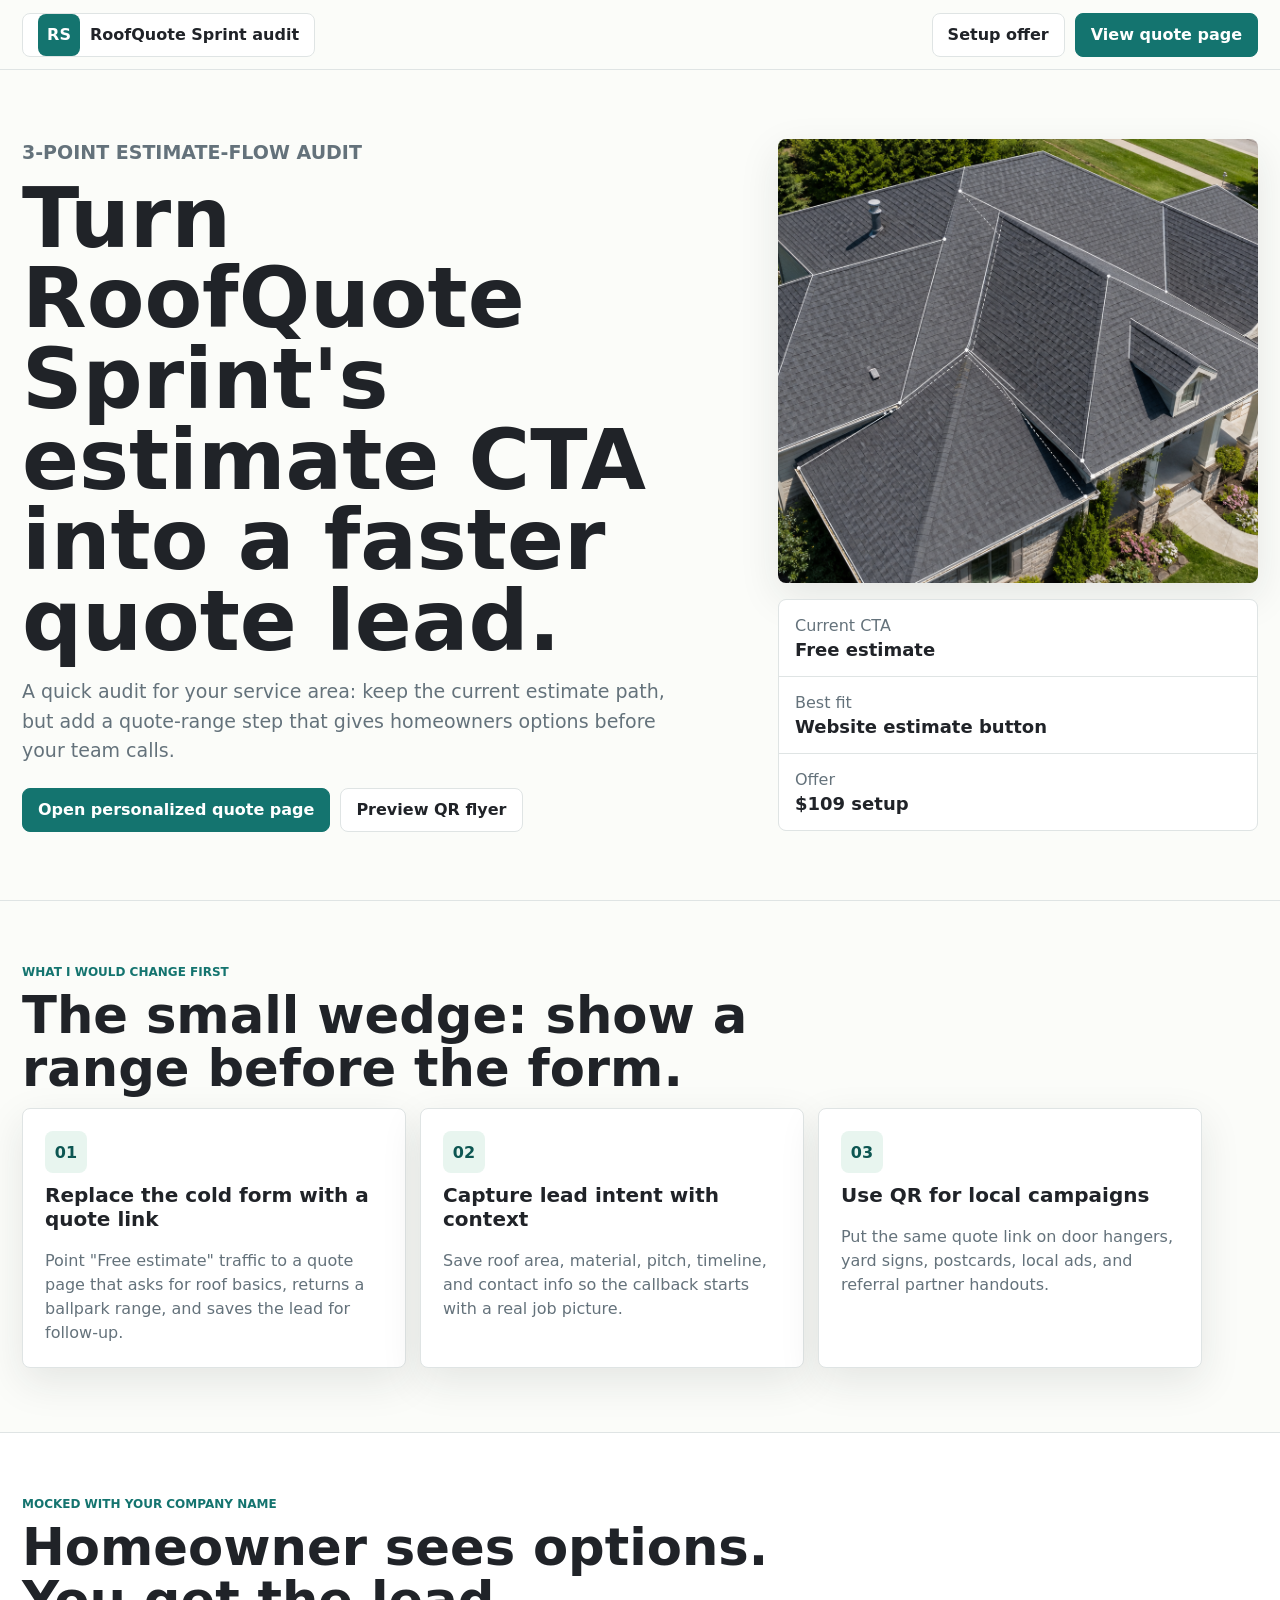
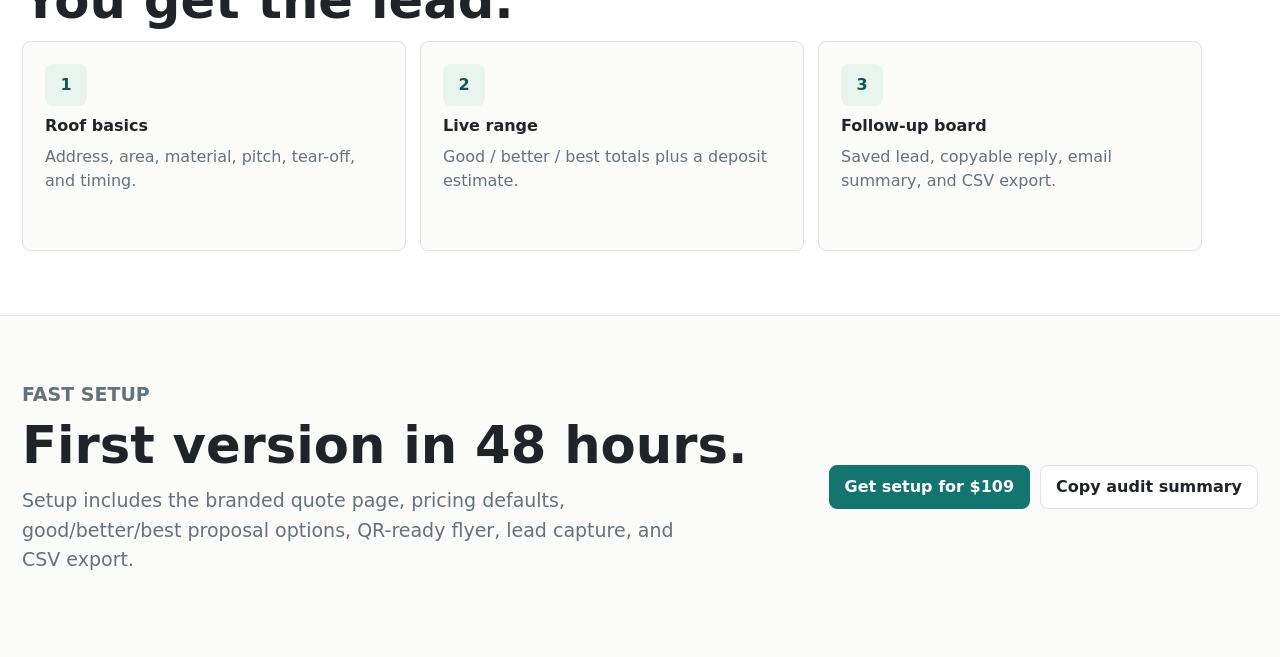
<file: audit/index.html>
<!doctype html>
<html lang="en">
  <head>
    <meta charset="utf-8" />
    <meta name="viewport" content="width=device-width, initial-scale=1" />
    <title>RoofQuote Estimate Flow Audit</title>
    <script>
      window.location.replace("../audit.html" + window.location.search + window.location.hash);
    </script>
  </head>
  <body>
    <a href="../audit.html">Open estimate-flow audit</a>
  </body>
</html>
</file>
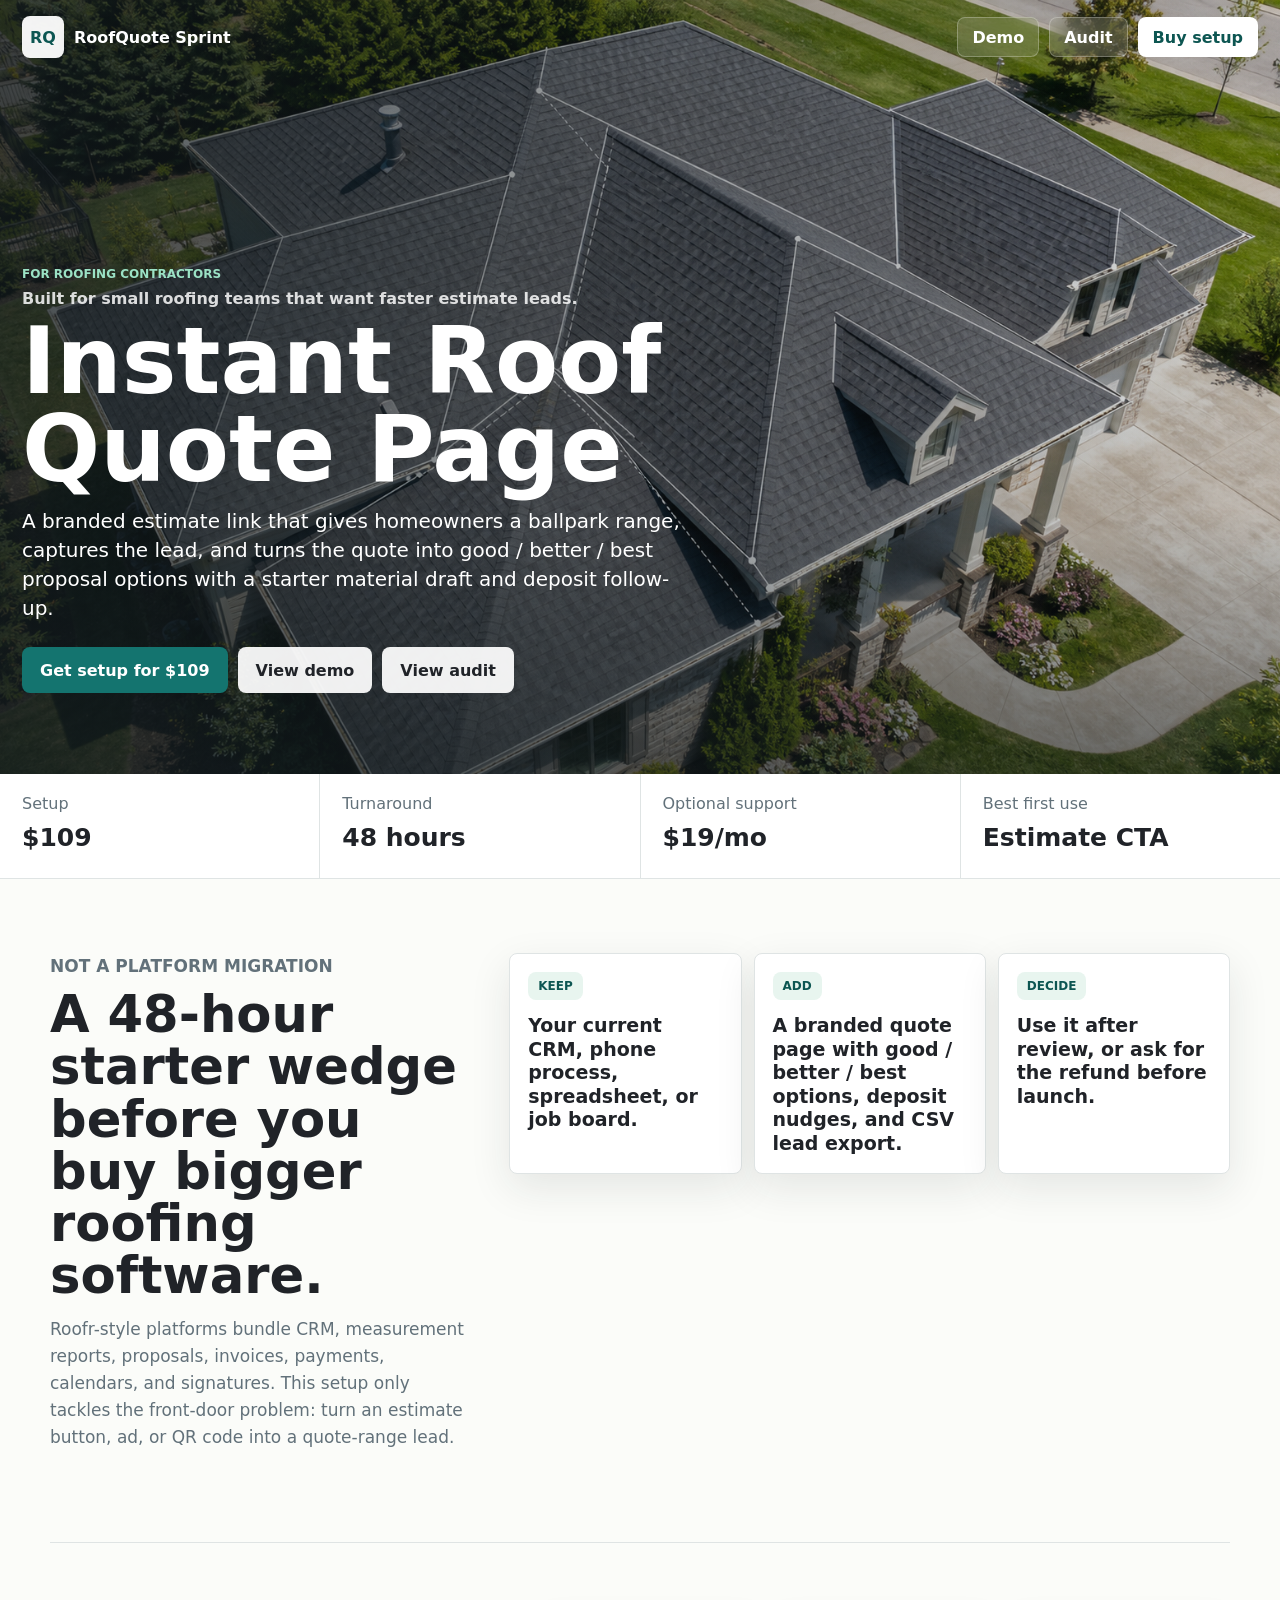
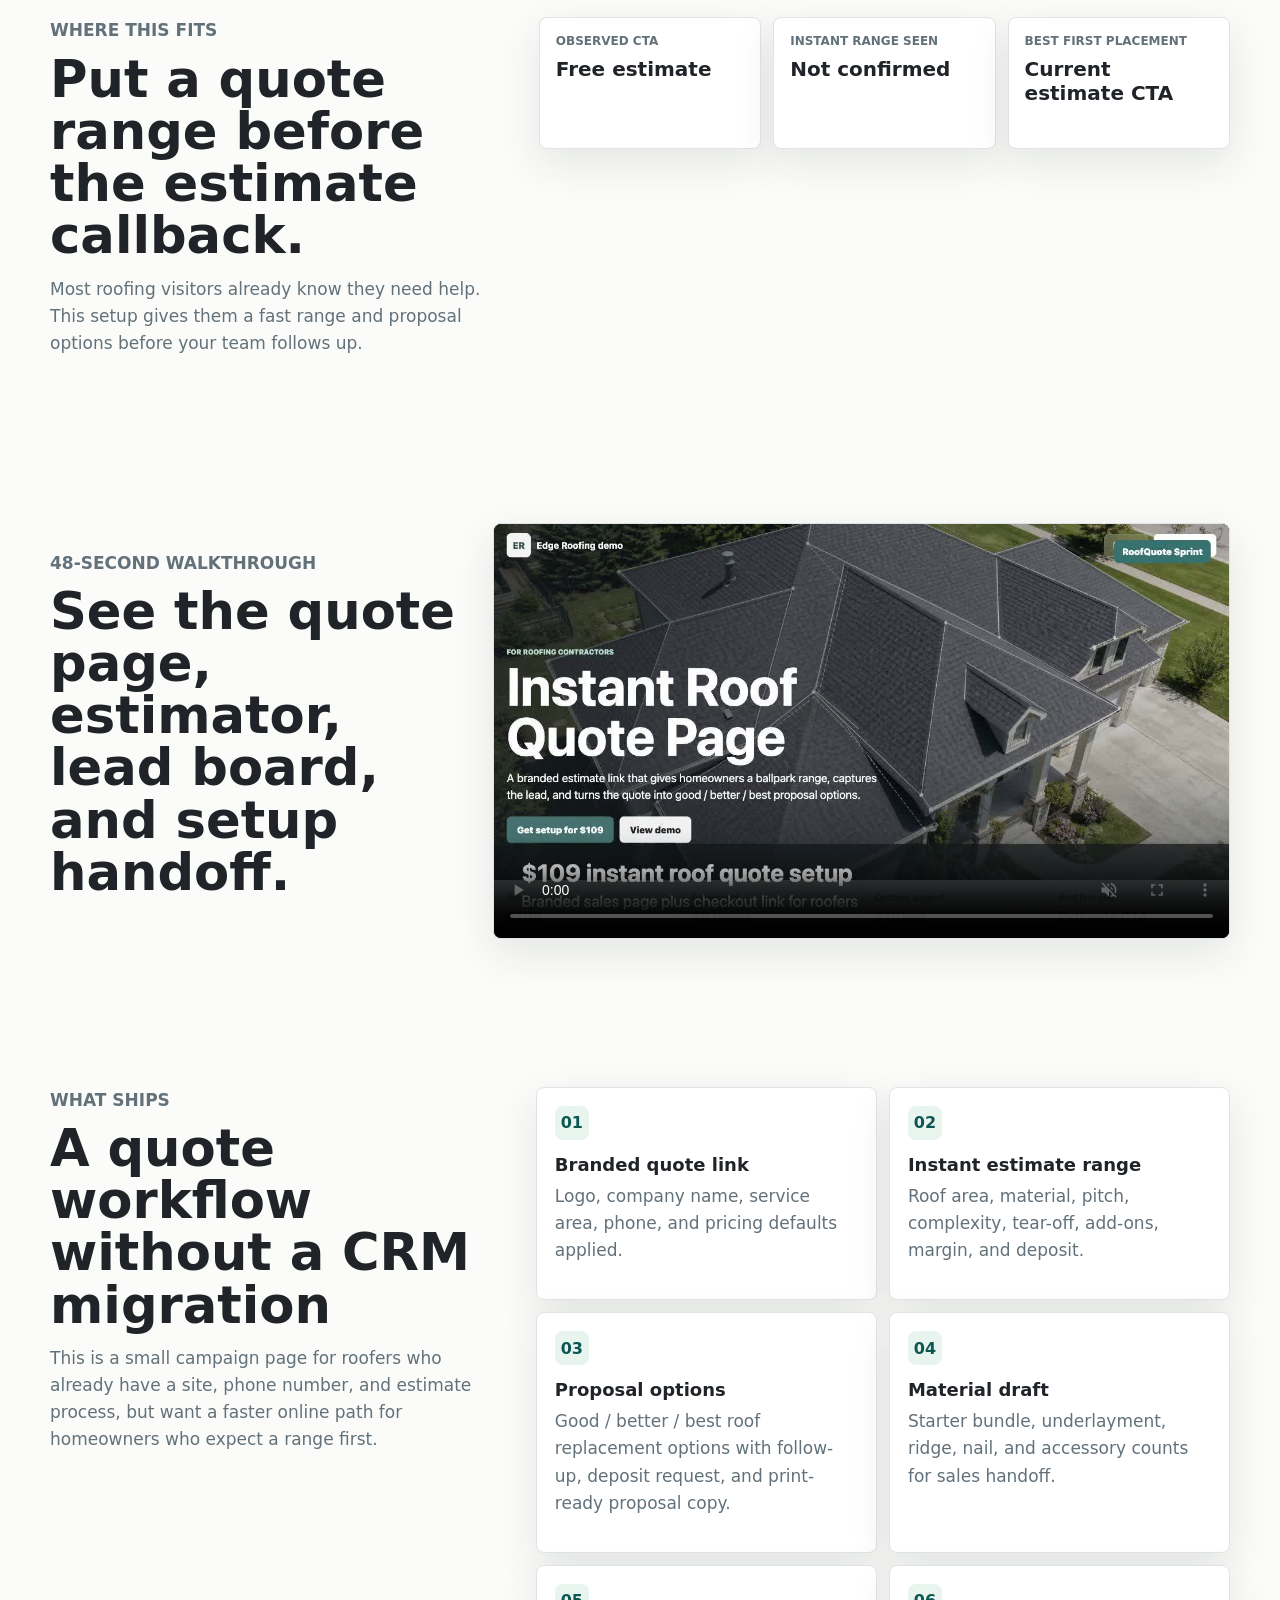
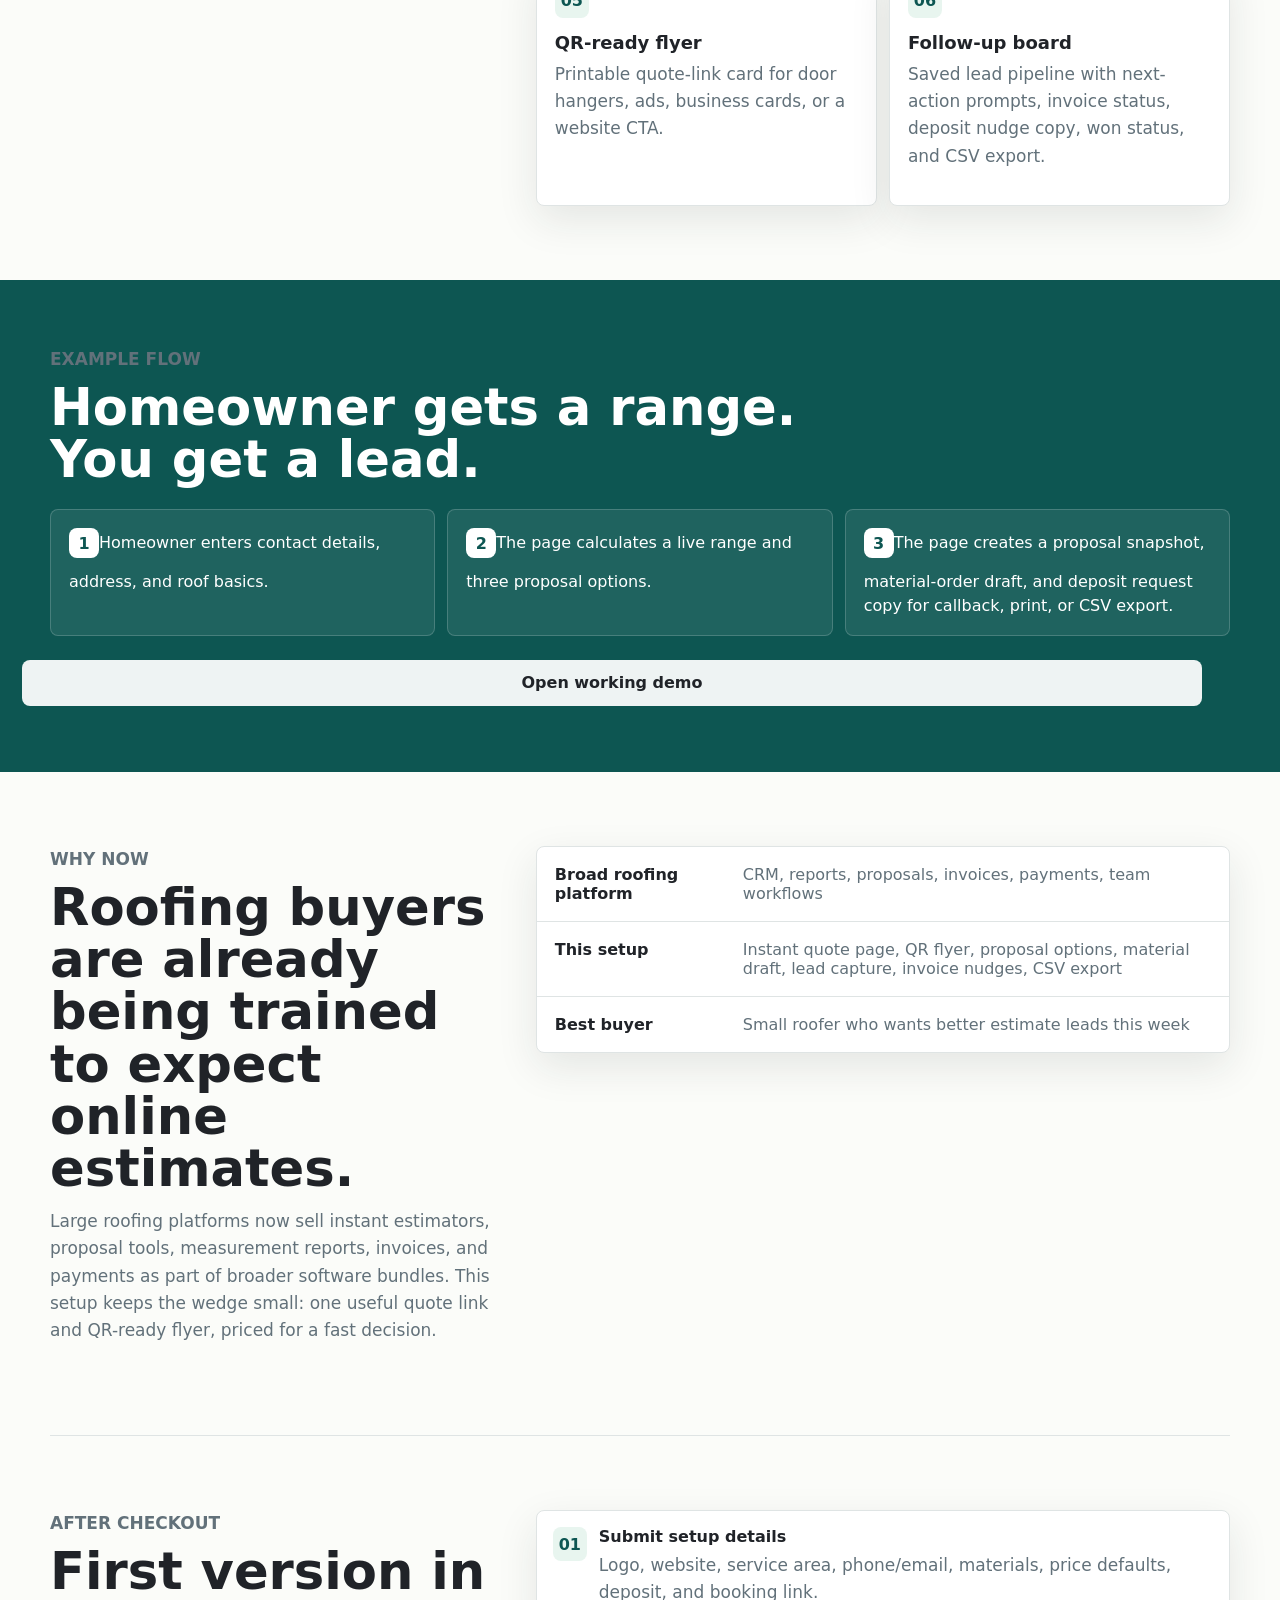
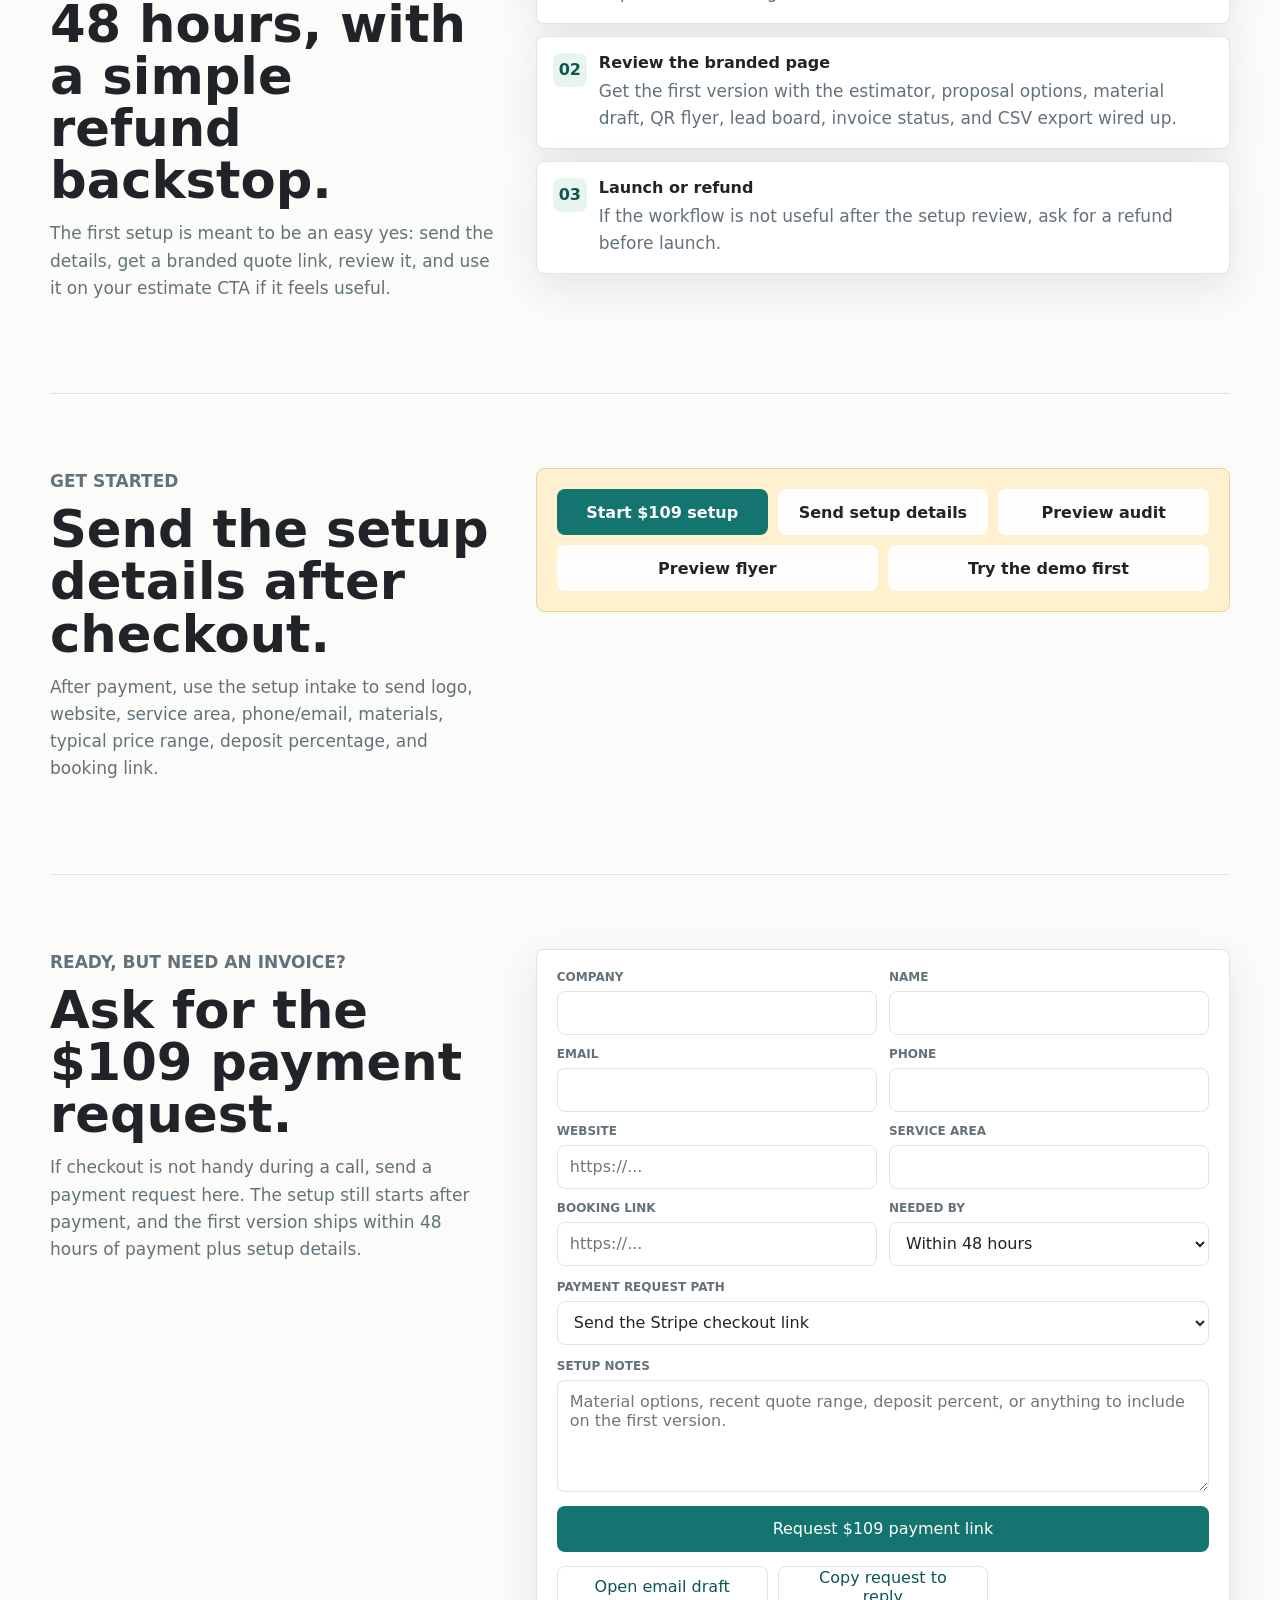
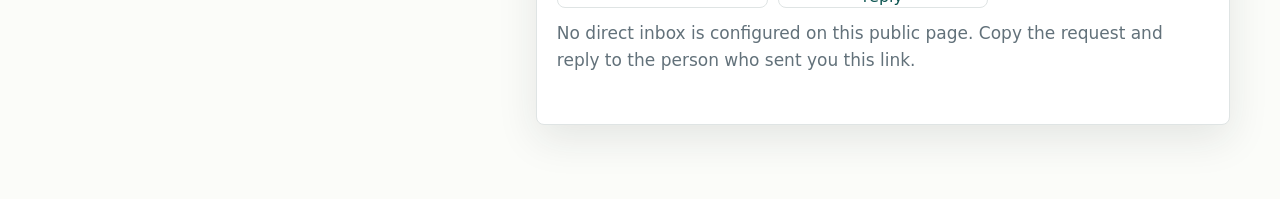
<file: buy/index.html>
<!doctype html>
<html lang="en">
  <head>
    <meta charset="utf-8" />
    <meta name="viewport" content="width=device-width, initial-scale=1" />
    <title>Instant Roof Quote Page Setup</title>
    <meta http-equiv="refresh" content="0; url=../sales.html" />
    <script>
      window.location.replace(`../sales.html${window.location.search}${window.location.hash}`);
    </script>
  </head>
  <body>
    <p><a href="../sales.html">Open setup page</a></p>
  </body>
</html>
</file>
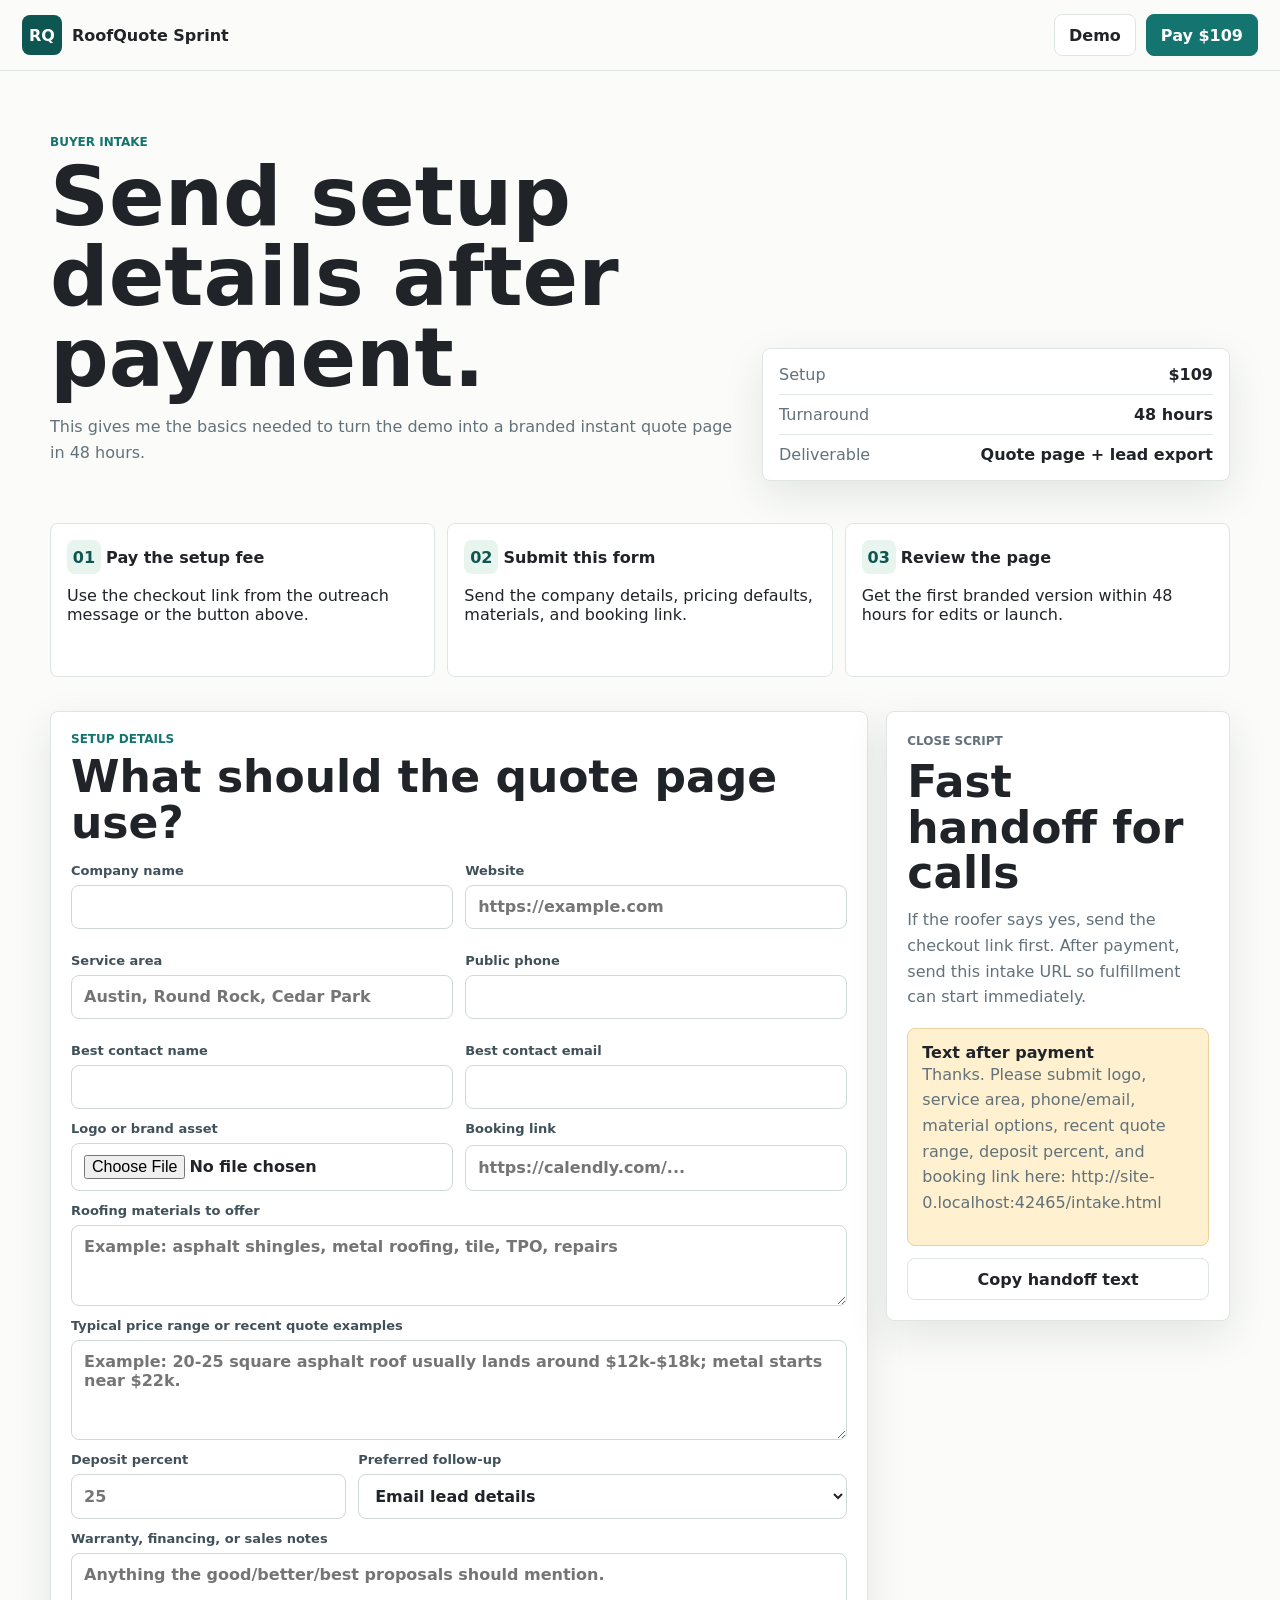
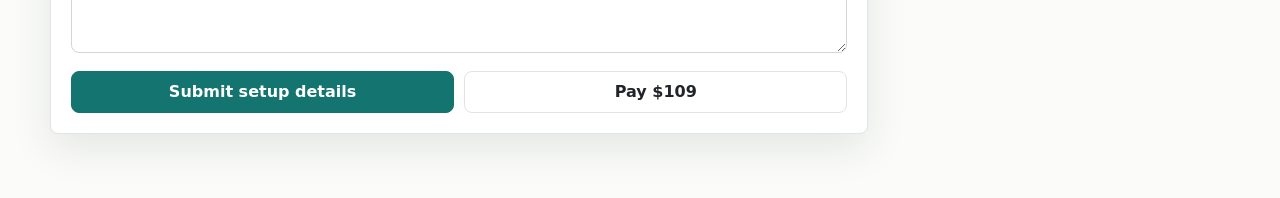
<file: intake/index.html>
<!doctype html>
<html lang="en">
  <head>
    <meta charset="utf-8" />
    <meta name="viewport" content="width=device-width, initial-scale=1" />
    <title>RoofQuote Sprint Setup Intake</title>
    <script>
      window.location.replace("../intake.html" + window.location.search + window.location.hash);
    </script>
  </head>
  <body>
    <a href="../intake.html">Open intake</a>
  </body>
</html>
</file>
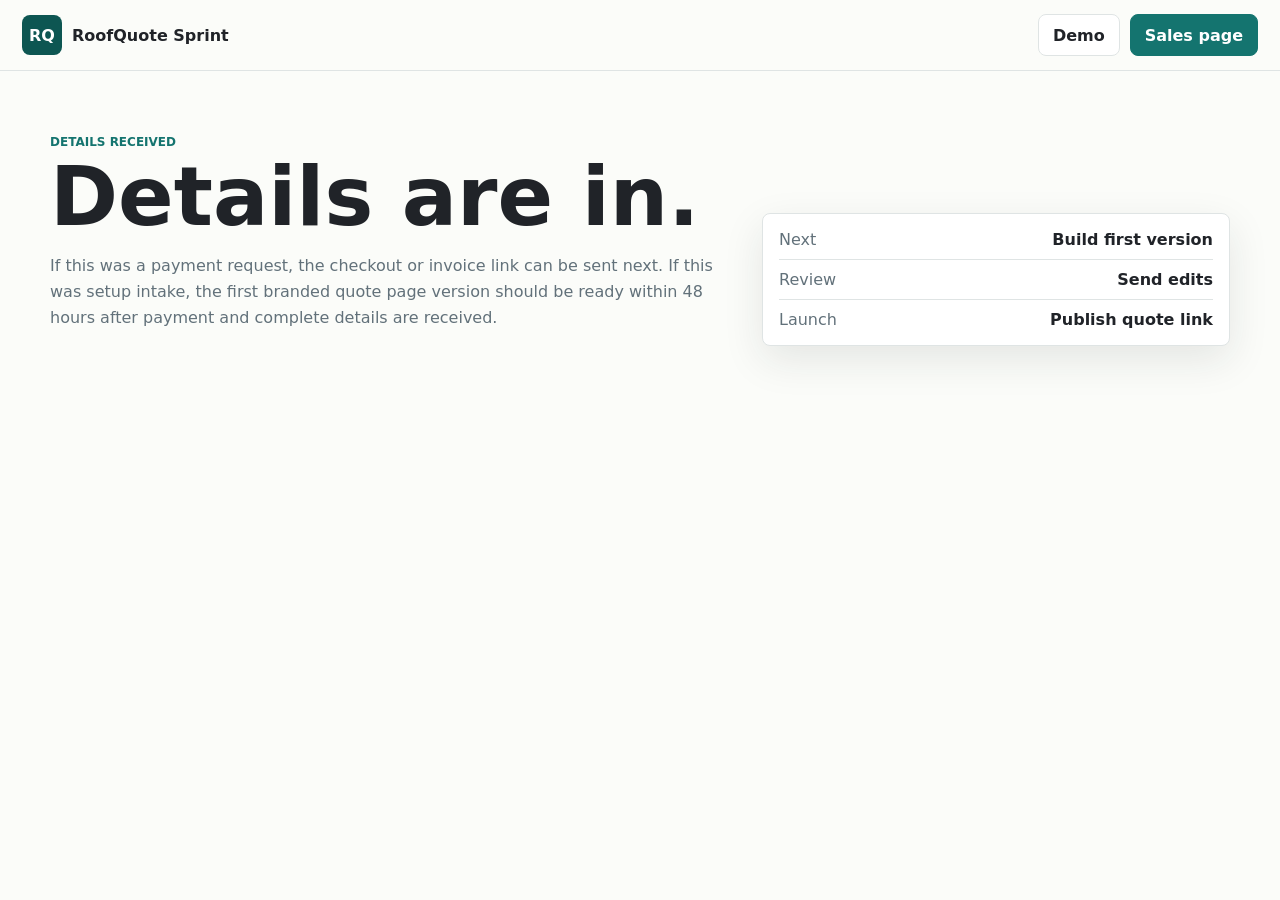
<file: thanks/index.html>
<!doctype html>
<html lang="en">
  <head>
    <meta charset="utf-8" />
    <meta name="viewport" content="width=device-width, initial-scale=1" />
    <title>RoofQuote Sprint Details Received</title>
    <script>
      window.location.replace("../thanks.html" + window.location.search + window.location.hash);
    </script>
  </head>
  <body>
    <a href="../thanks.html">Open confirmation</a>
  </body>
</html>
</file>
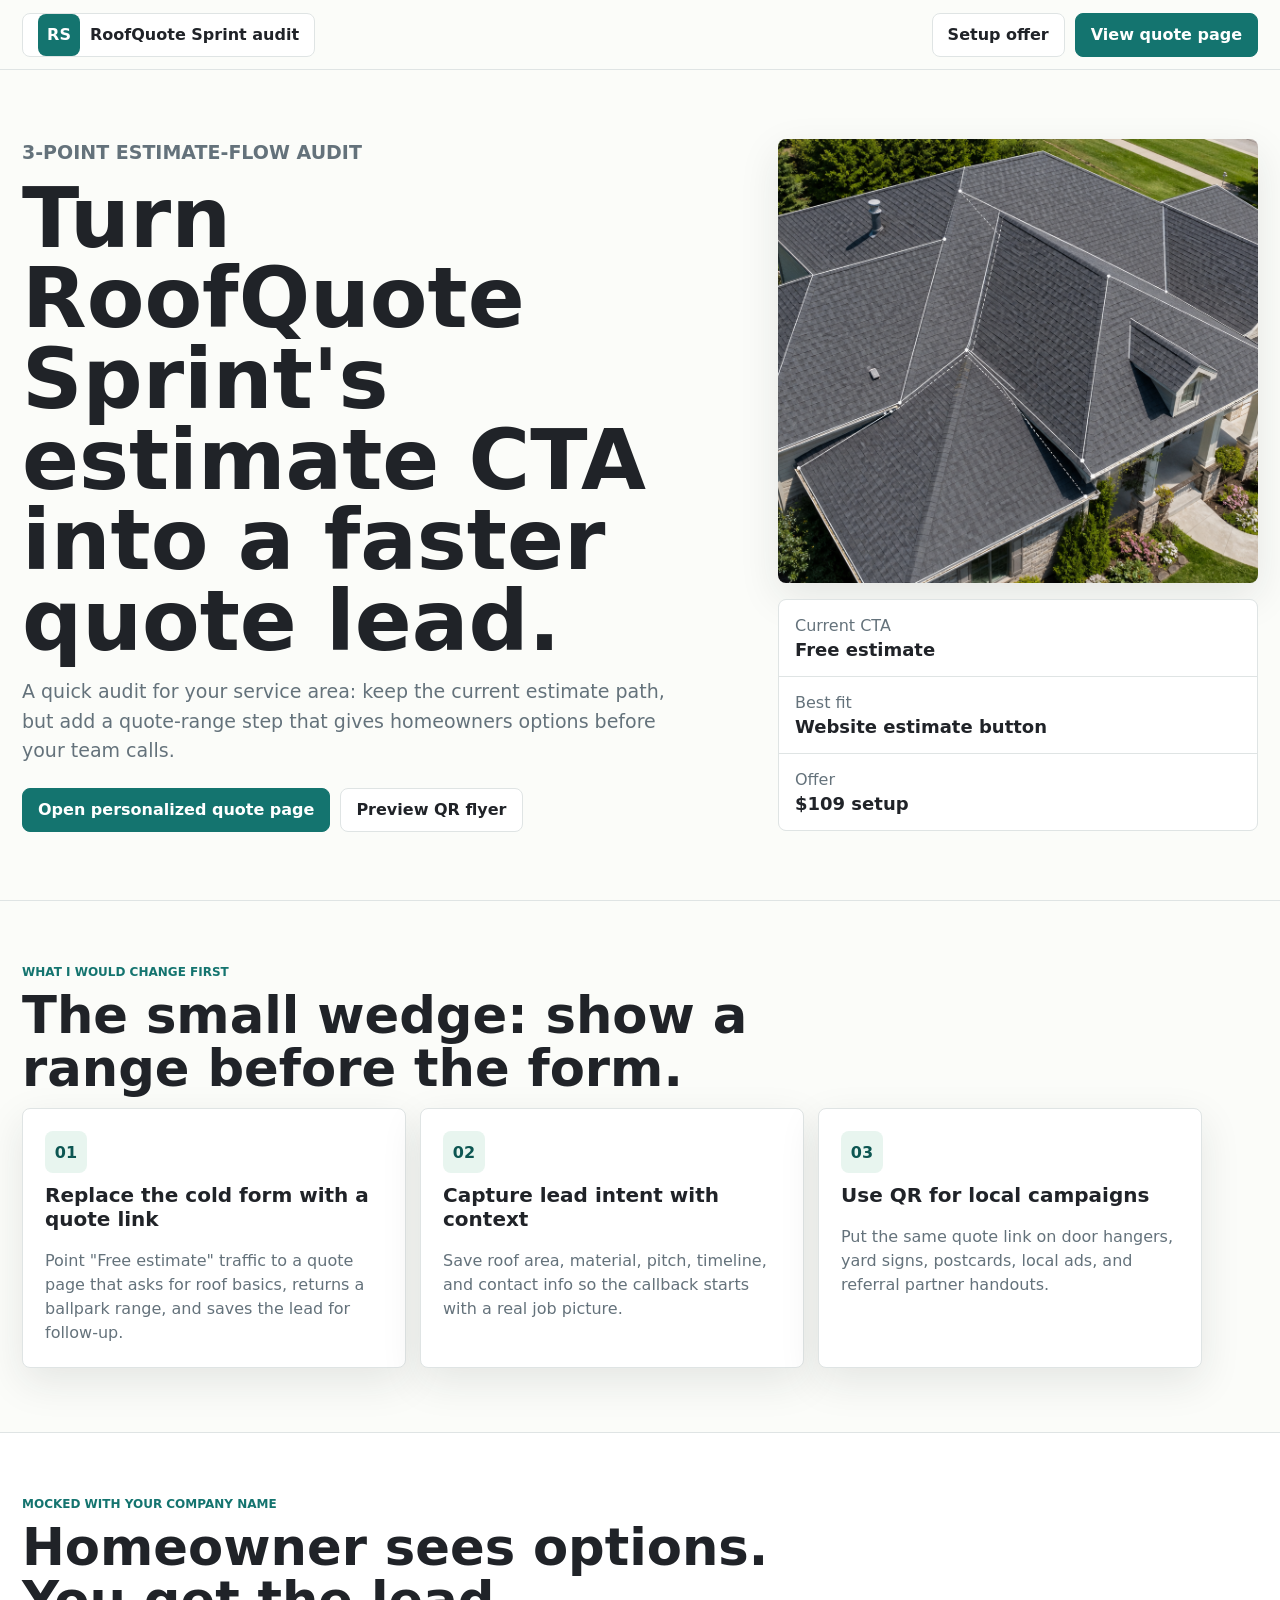
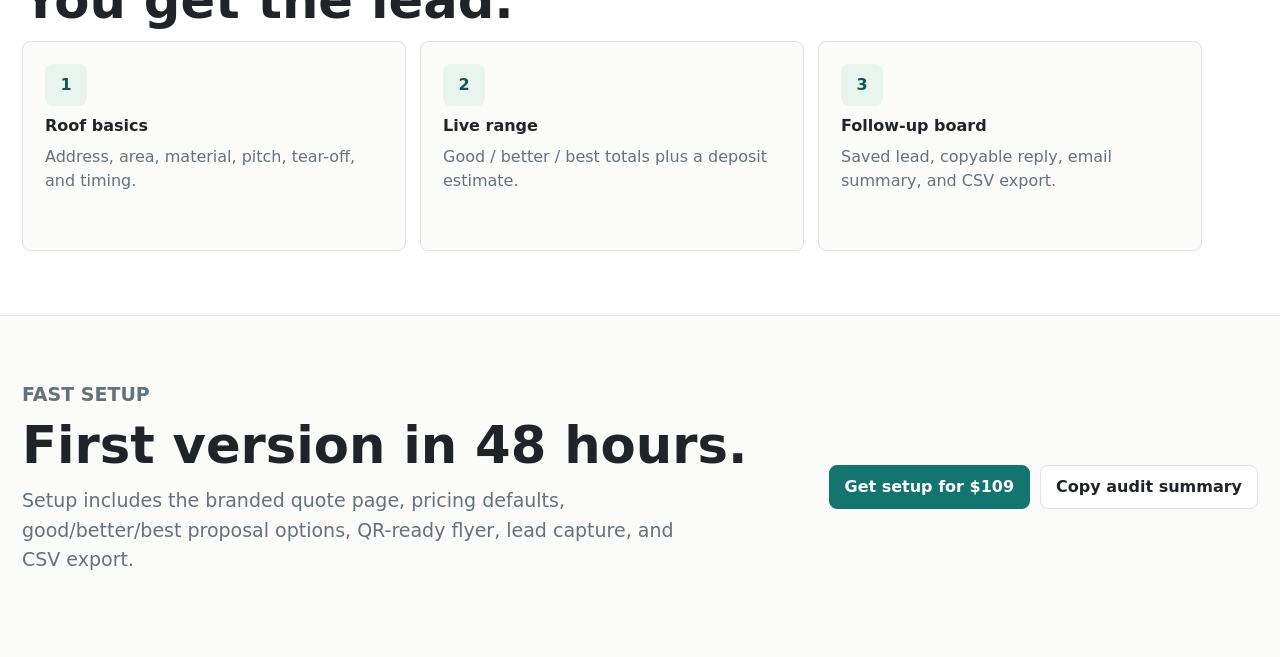
<file: audit.html>
<!doctype html>
<html lang="en">
  <head>
    <meta charset="utf-8" />
    <meta name="viewport" content="width=device-width, initial-scale=1" />
    <title>RoofQuote Estimate Flow Audit</title>
    <link rel="stylesheet" href="./audit.css" />
  </head>
  <body>
    <header class="audit-nav">
      <a class="audit-brand" href="./audit.html" aria-label="RoofQuote estimate flow audit">
        <span id="brandMark">RQ</span>
        <strong id="brandName">Estimate Flow Audit</strong>
      </a>
      <nav aria-label="Audit actions">
        <a id="salesLink" href="./sales.html">Setup offer</a>
        <a id="demoLink" class="nav-cta" href="./index.html#estimator">View quote page</a>
      </nav>
    </header>

    <main>
      <section class="audit-hero">
        <div class="audit-copy">
          <p class="eyebrow">3-point estimate-flow audit</p>
          <h1 id="headline">Turn your estimate CTA into a faster quote lead.</h1>
          <p id="summaryText">
            A quick review of where an instant quote link, proposal preview, and QR-ready flyer can fit before a sales call.
          </p>
          <div class="hero-actions">
            <a class="primary-link" id="quotePageLink" href="./index.html#estimator">Open personalized quote page</a>
            <a class="secondary-link" id="flyerLink" href="./marketing.html">Preview QR flyer</a>
          </div>
        </div>

        <aside class="audit-snapshot" aria-label="Audit snapshot">
          <img src="./assets/roof-estimator-hero.png" alt="Aerial roof with measurement overlay" />
          <div class="snapshot-list">
            <div>
              <span>Current CTA</span>
              <strong id="ctaSeen">Free estimate</strong>
            </div>
            <div>
              <span>Best fit</span>
              <strong id="fitLabel">Website estimate button</strong>
            </div>
            <div>
              <span>Offer</span>
              <strong>$109 setup</strong>
            </div>
          </div>
        </aside>
      </section>

      <section class="audit-band" aria-labelledby="auditTitle">
        <div>
          <p class="eyebrow">What I would change first</p>
          <h2 id="auditTitle">The small wedge: show a range before the form.</h2>
        </div>
        <div class="audit-grid">
          <article>
            <span>01</span>
            <h3>Replace the cold form with a quote link</h3>
            <p id="ctaRecommendation">Send estimate visitors into a page that asks for roof basics and gives a ballpark range.</p>
          </article>
          <article>
            <span>02</span>
            <h3>Capture lead intent with context</h3>
            <p>Save roof area, material, pitch, timeline, and contact info so the callback starts with a real job picture.</p>
          </article>
          <article>
            <span>03</span>
            <h3>Use QR for local campaigns</h3>
            <p>Put the same quote link on door hangers, yard signs, postcards, local ads, and referral partner handouts.</p>
          </article>
        </div>
      </section>

      <section class="mockup-band" aria-labelledby="mockupTitle">
        <div>
          <p class="eyebrow">Mocked with your company name</p>
          <h2 id="mockupTitle">Homeowner sees options. You get the lead.</h2>
        </div>
        <div class="mockup-flow" aria-label="Quote flow">
          <div>
            <span>1</span>
            <strong>Roof basics</strong>
            <p>Address, area, material, pitch, tear-off, and timing.</p>
          </div>
          <div>
            <span>2</span>
            <strong>Live range</strong>
            <p>Good / better / best totals plus a deposit estimate.</p>
          </div>
          <div>
            <span>3</span>
            <strong>Follow-up board</strong>
            <p>Saved lead, copyable reply, email summary, and CSV export.</p>
          </div>
        </div>
      </section>

      <section class="close-band">
        <div>
          <p class="eyebrow">Fast setup</p>
          <h2>First version in 48 hours.</h2>
          <p>
            Setup includes the branded quote page, pricing defaults, good/better/best proposal options,
            QR-ready flyer, lead capture, and CSV export.
          </p>
        </div>
        <div class="close-actions">
          <a class="primary-link" id="checkoutLink" href="mailto:?subject=RoofQuote%20Sprint%20setup&body=I%20want%20the%20%24109%20instant%20roof%20quote%20setup.">Get setup for $109</a>
          <button class="secondary-button" id="copyAuditButton" type="button">Copy audit summary</button>
        </div>
      </section>
    </main>

    <div class="toast" id="toast" role="status" aria-live="polite"></div>
    <script>window.ROOFQUOTE_CONFIG = {"manualPaymentMode":true};</script>
    <script src="./audit.js"></script>
  </body>
</html>
</file>
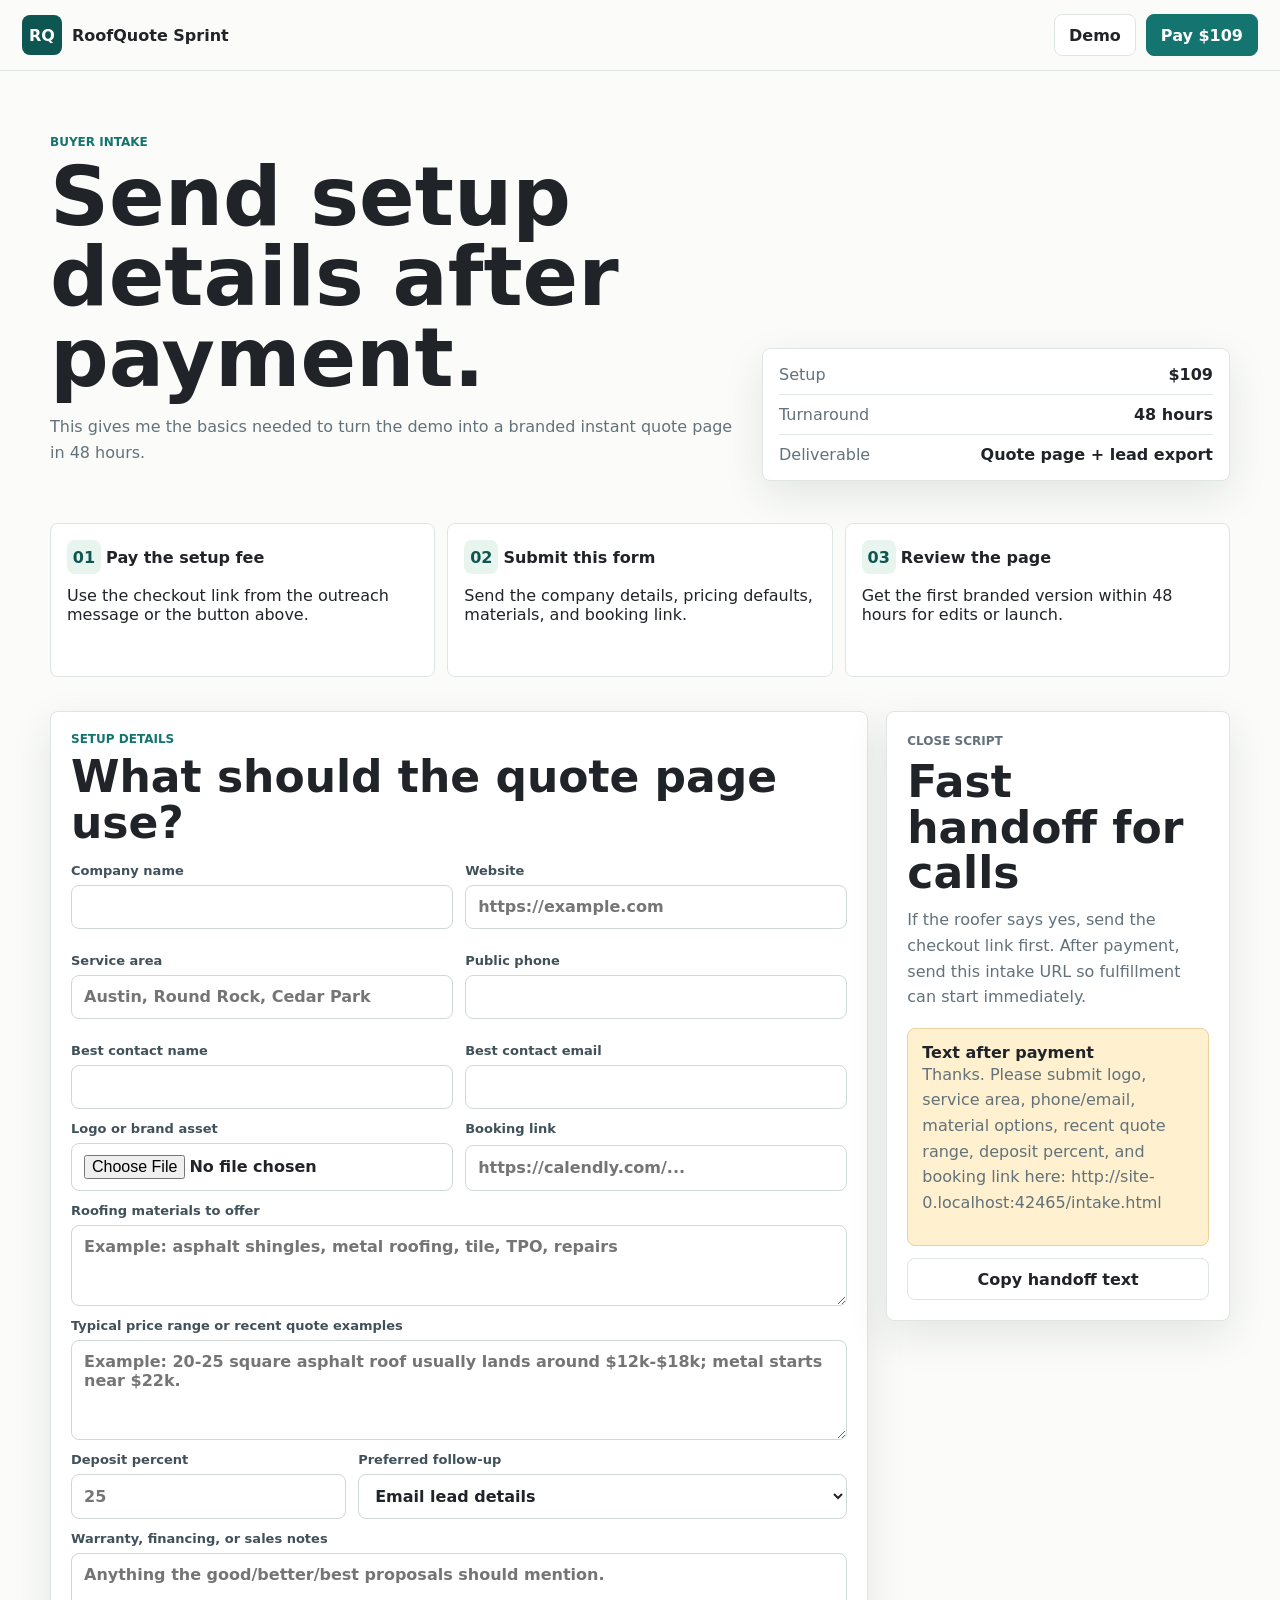
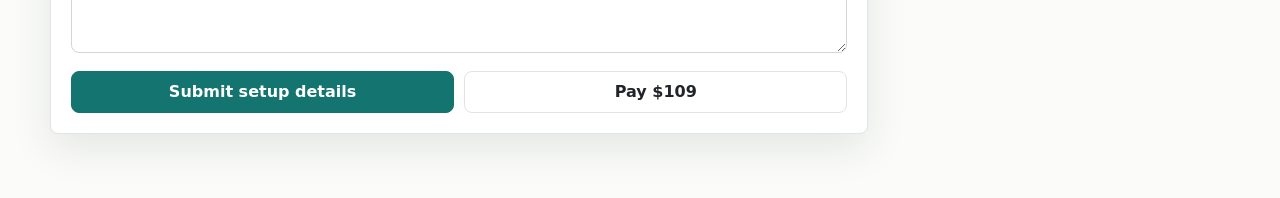
<file: intake.html>
<!doctype html>
<html lang="en">
  <head>
    <meta charset="utf-8" />
    <meta name="viewport" content="width=device-width, initial-scale=1" />
    <title>RoofQuote Sprint Setup Intake</title>
    <link rel="stylesheet" href="./intake.css" />
  </head>
  <body>
    <header class="intake-topbar">
      <a class="intake-brand" href="./sales.html" aria-label="RoofQuote Sprint">
        <span>RQ</span>
        <strong>RoofQuote Sprint</strong>
      </a>
      <nav aria-label="Intake actions">
        <a id="demoLink" href="./index.html#estimator">Demo</a>
        <a class="topbar-cta" id="paymentLink" href="mailto:?subject=RoofQuote%20Sprint%20setup&body=I%20want%20the%20%24109%20instant%20roof%20quote%20setup.">Pay $109</a>
      </nav>
    </header>

    <main>
      <section class="intake-hero">
        <div>
          <p class="eyebrow">Buyer intake</p>
          <h1>Send setup details after payment.</h1>
          <p id="contextLine">
            This gives me the basics needed to turn the demo into a branded instant quote page in 48 hours.
          </p>
        </div>
        <div class="summary-panel" aria-label="Setup summary">
          <div>
            <span>Setup</span>
            <strong id="priceLabel">$109</strong>
          </div>
          <div>
            <span>Turnaround</span>
            <strong>48 hours</strong>
          </div>
          <div>
            <span>Deliverable</span>
            <strong>Quote page + lead export</strong>
          </div>
        </div>
      </section>

      <section class="intake-steps" aria-label="Setup process">
        <article>
          <span>01</span>
          <strong>Pay the setup fee</strong>
          <p>Use the checkout link from the outreach message or the button above.</p>
        </article>
        <article>
          <span>02</span>
          <strong>Submit this form</strong>
          <p>Send the company details, pricing defaults, materials, and booking link.</p>
        </article>
        <article>
          <span>03</span>
          <strong>Review the page</strong>
          <p>Get the first branded version within 48 hours for edits or launch.</p>
        </article>
      </section>

      <section class="intake-layout">
        <form
          class="intake-form"
          id="intakeForm"
          name="roofquote-intake"
          method="POST"
          action="/thanks"
          data-netlify="true"
          enctype="multipart/form-data"
        >
          <input type="hidden" name="form-name" value="roofquote-intake" />
          <input type="hidden" id="priceField" name="setup_price" value="109" />

          <div class="form-heading">
            <p class="eyebrow">Setup details</p>
            <h2>What should the quote page use?</h2>
          </div>

          <div class="form-grid">
            <label>
              <span>Company name</span>
              <input id="companyInput" name="company" autocomplete="organization" required />
            </label>
            <label>
              <span>Website</span>
              <input name="website" type="url" placeholder="https://example.com" />
            </label>
            <label>
              <span>Service area</span>
              <input id="serviceAreaInput" name="service_area" placeholder="Austin, Round Rock, Cedar Park" required />
            </label>
            <label>
              <span>Public phone</span>
              <input id="phoneInput" name="public_phone" autocomplete="tel" />
            </label>
            <label>
              <span>Best contact name</span>
              <input name="contact_name" autocomplete="name" />
            </label>
            <label>
              <span>Best contact email</span>
              <input name="contact_email" type="email" autocomplete="email" required />
            </label>
          </div>

          <div class="form-grid">
            <label>
              <span>Logo or brand asset</span>
              <input name="logo_file" type="file" accept="image/*,.pdf" />
            </label>
            <label>
              <span>Booking link</span>
              <input name="booking_link" type="url" placeholder="https://calendly.com/..." />
            </label>
          </div>

          <label>
            <span>Roofing materials to offer</span>
            <textarea name="materials" rows="3" placeholder="Example: asphalt shingles, metal roofing, tile, TPO, repairs"></textarea>
          </label>

          <label>
            <span>Typical price range or recent quote examples</span>
            <textarea
              name="price_defaults"
              rows="4"
              placeholder="Example: 20-25 square asphalt roof usually lands around $12k-$18k; metal starts near $22k."
              required
            ></textarea>
          </label>

          <div class="form-grid compact">
            <label>
              <span>Deposit percent</span>
              <input name="deposit_percent" type="number" min="0" max="100" step="1" placeholder="25" />
            </label>
            <label>
              <span>Preferred follow-up</span>
              <select name="follow_up">
                <option>Email lead details</option>
                <option>Text/call lead details</option>
                <option>CSV export only</option>
                <option>Connect later to CRM</option>
              </select>
            </label>
          </div>

          <label>
            <span>Warranty, financing, or sales notes</span>
            <textarea name="notes" rows="4" placeholder="Anything the good/better/best proposals should mention."></textarea>
          </label>

          <div class="form-actions">
            <button class="primary-button" type="submit">Submit setup details</button>
            <a class="secondary-button" id="paymentLinkInline" href="mailto:?subject=RoofQuote%20Sprint%20setup&body=I%20want%20the%20%24109%20instant%20roof%20quote%20setup.">Pay first</a>
          </div>
        </form>

        <aside class="close-panel">
          <p class="eyebrow">Close script</p>
          <h2>Fast handoff for calls</h2>
          <p>
            If the roofer says yes, send the checkout link first. After payment, send this intake URL so fulfillment can start immediately.
          </p>
          <div class="script-card">
            <strong>Text after payment</strong>
            <p id="handoffText">
              Thanks. Please submit logo, service area, phone/email, material options, recent quote range, deposit percent, and booking link here.
            </p>
          </div>
          <button class="secondary-button full-width" id="copyHandoffButton" type="button">Copy handoff text</button>
        </aside>
      </section>
    </main>

    <div class="toast" id="toast" role="status" aria-live="polite"></div>
    <script>window.ROOFQUOTE_CONFIG = {"manualPaymentMode":true};</script>
    <script src="./intake.js"></script>
  </body>
</html>
</file>
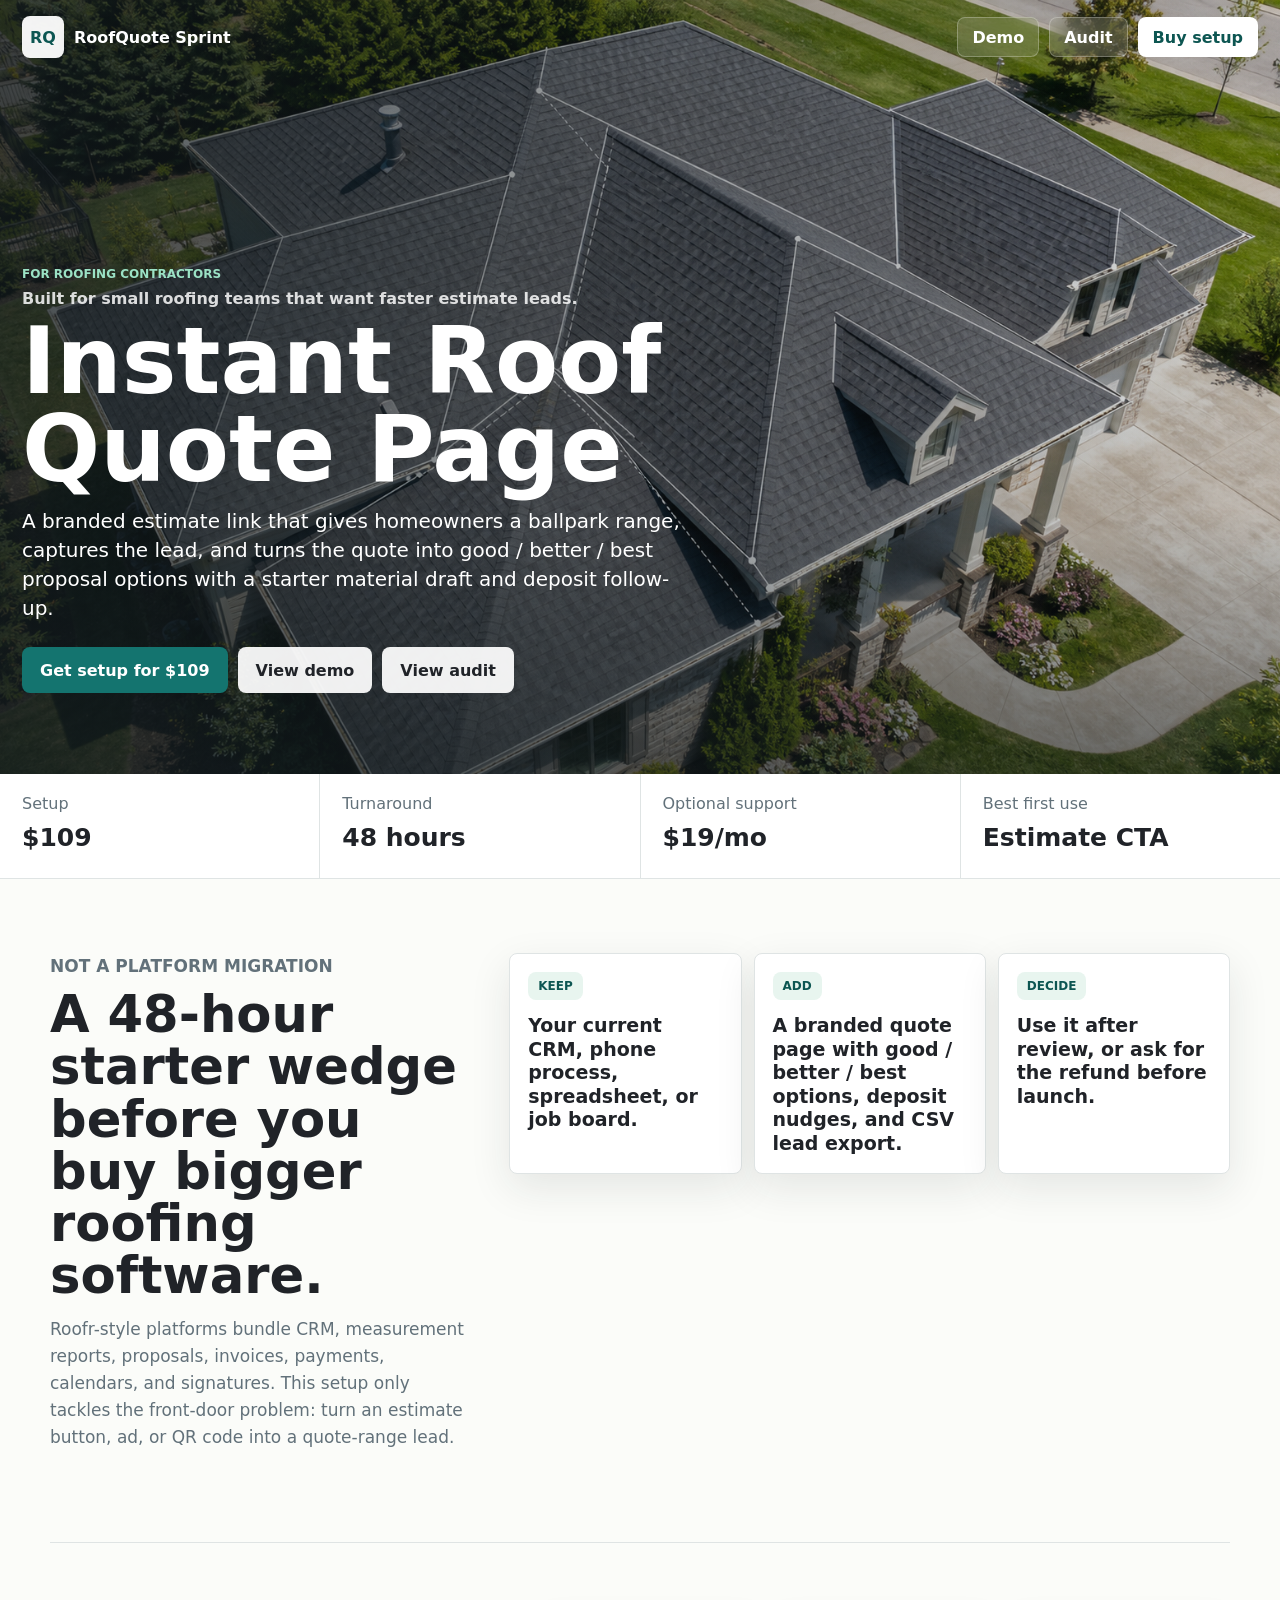
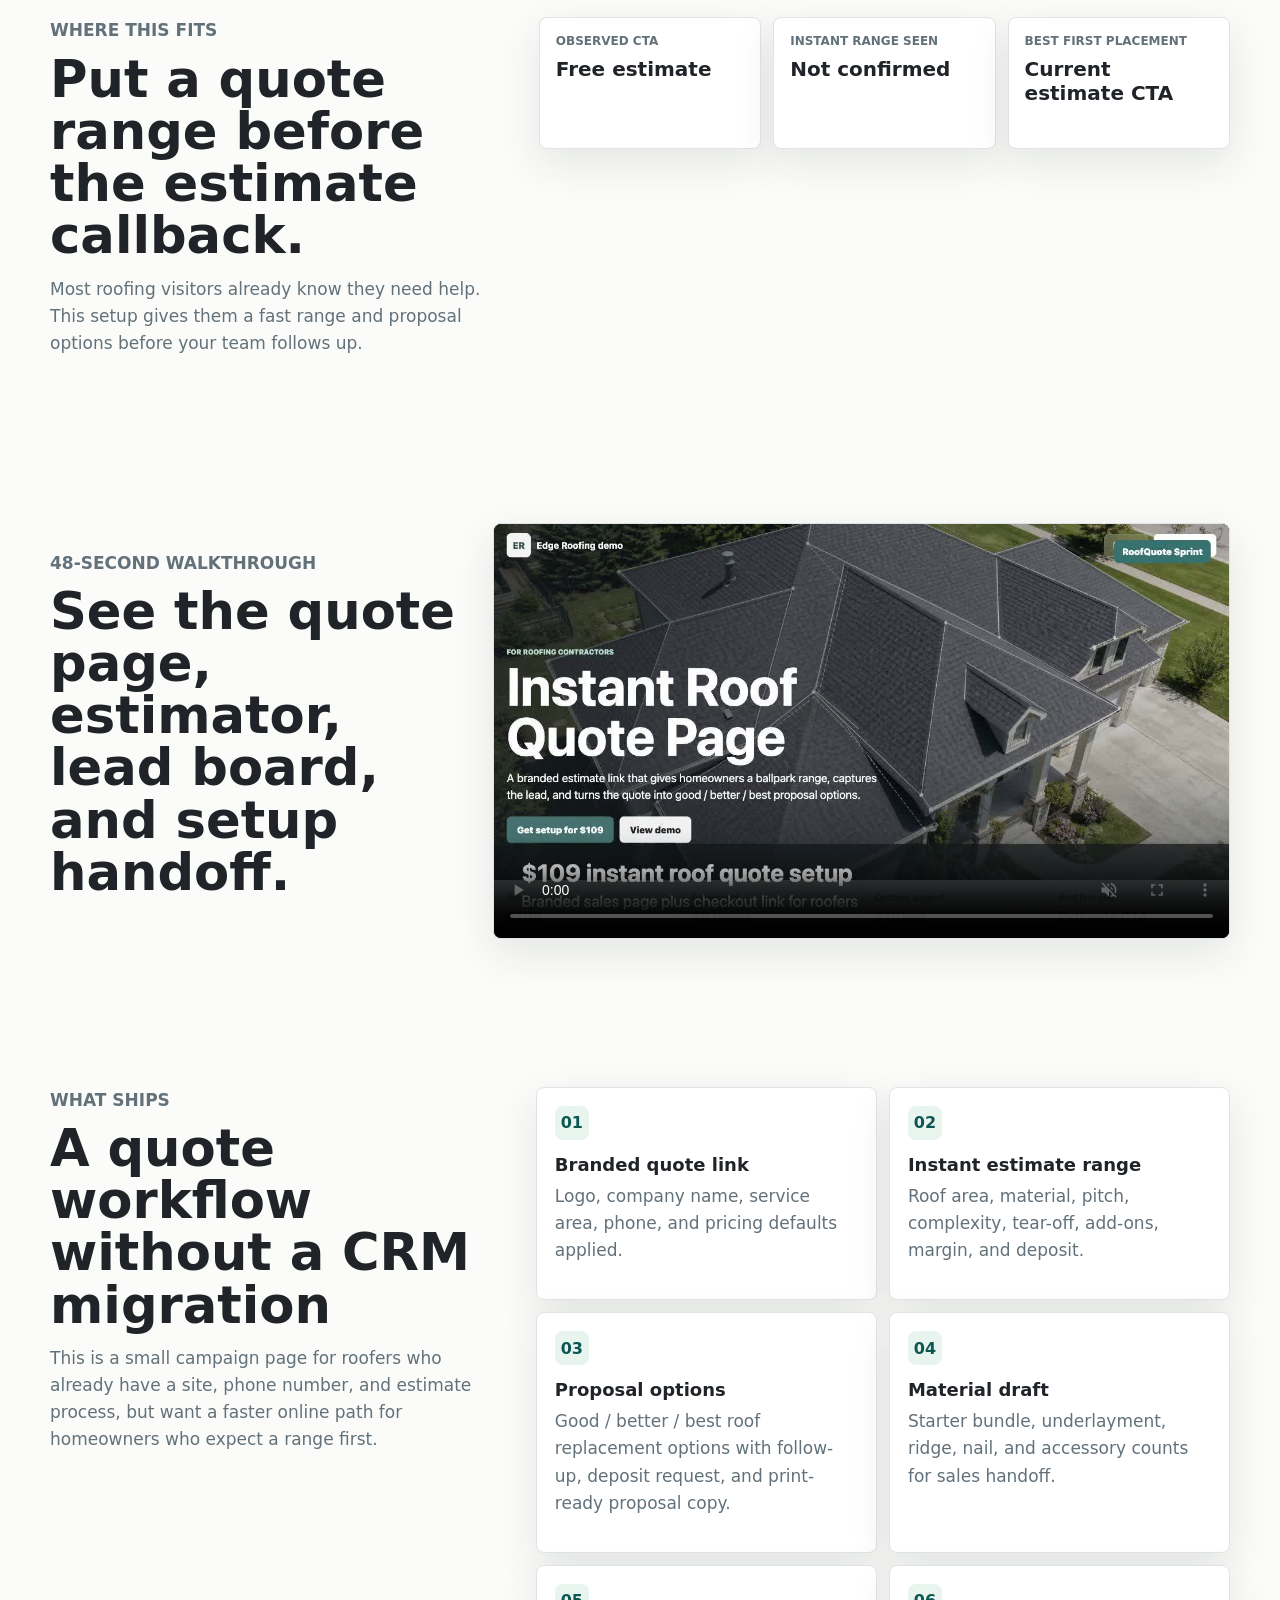
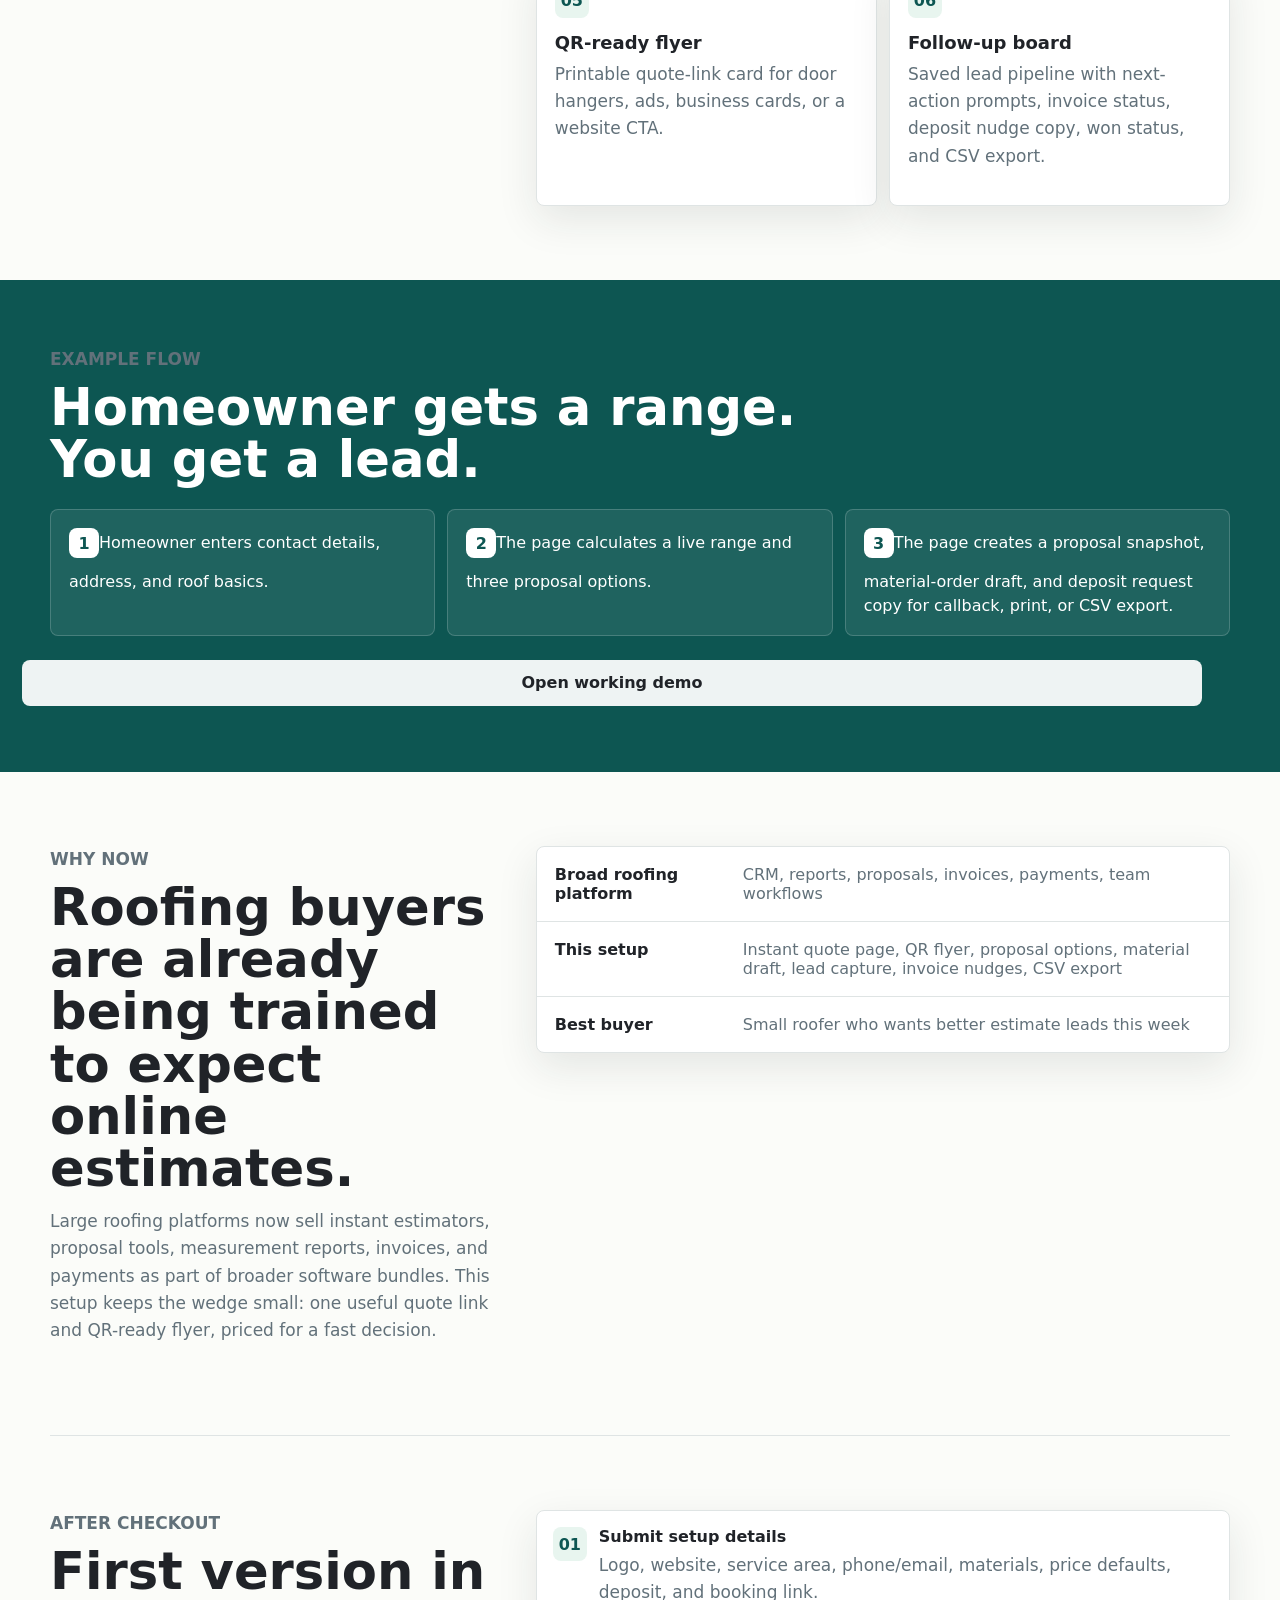
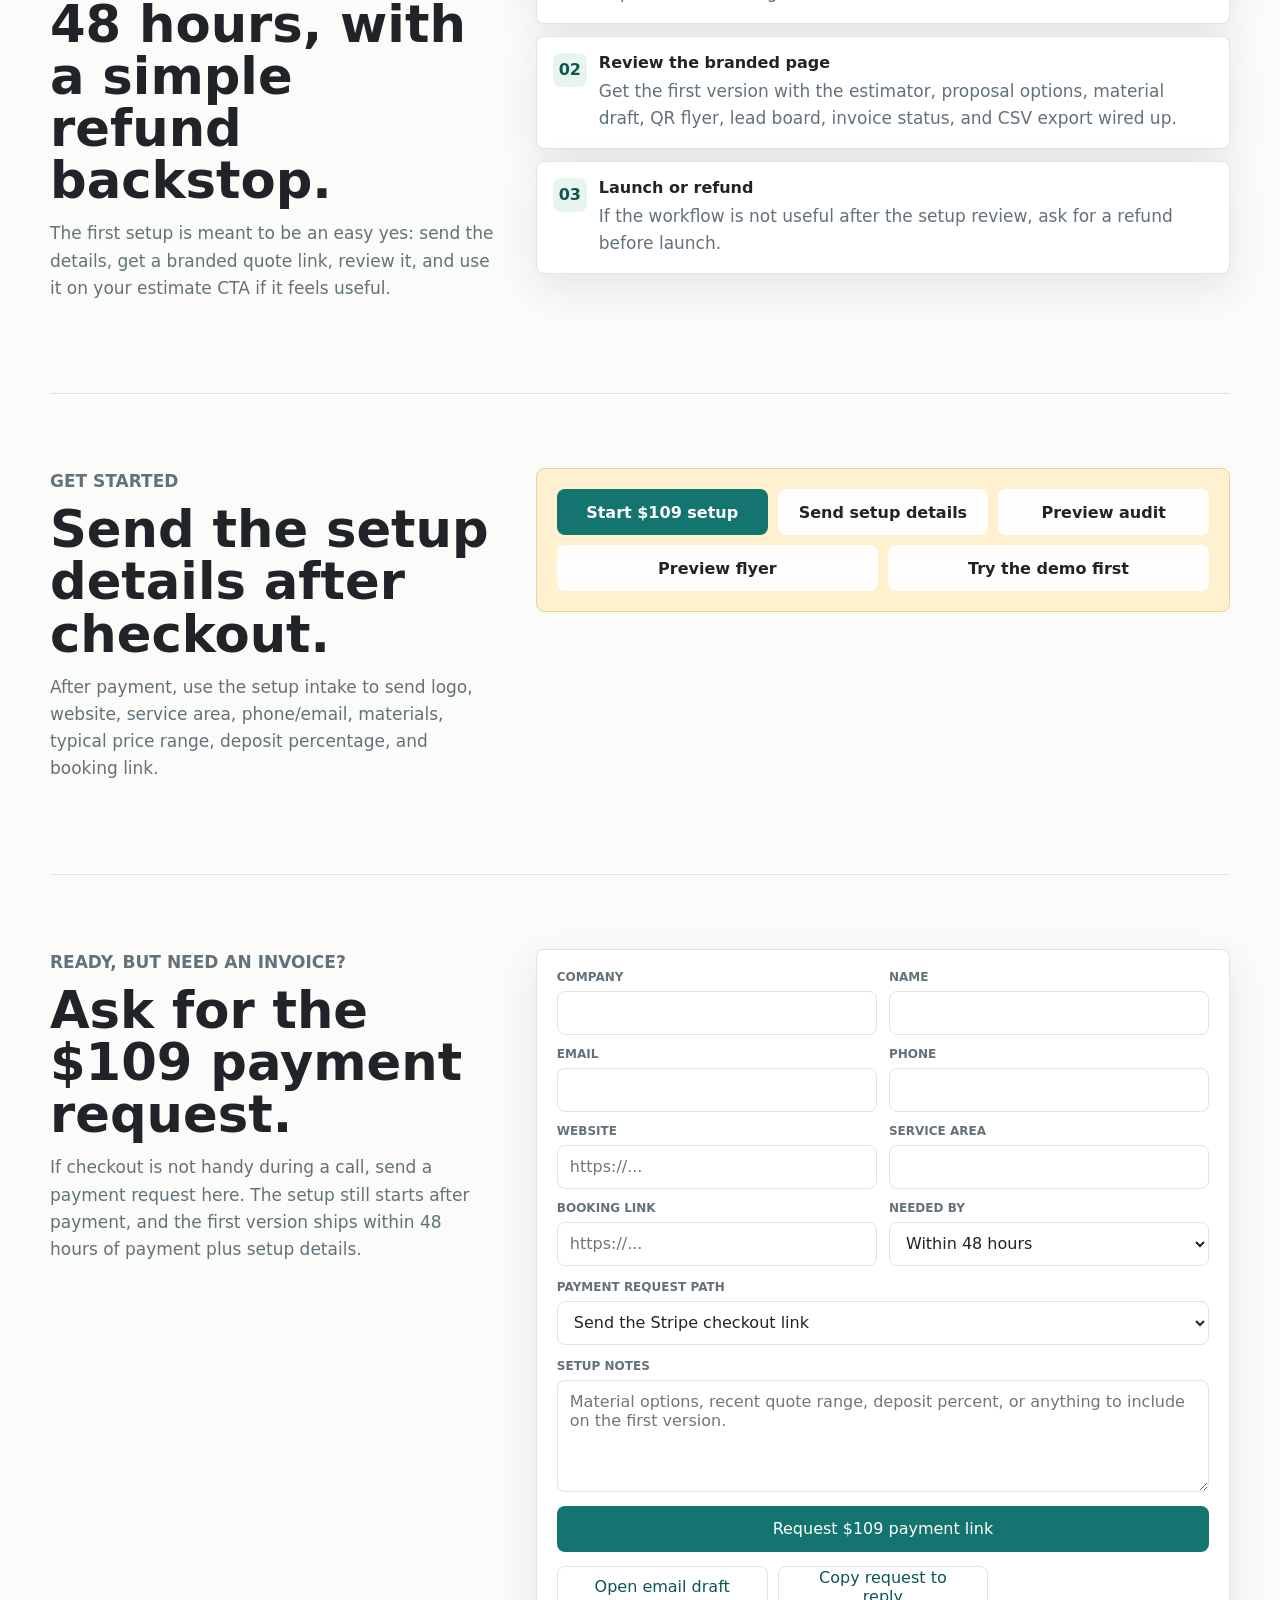
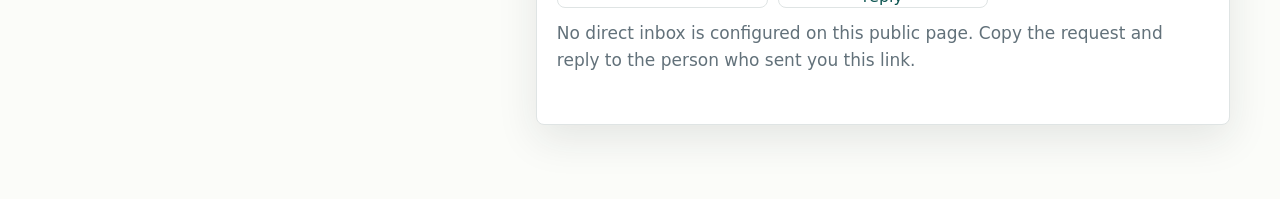
<file: sales.html>
<!doctype html>
<html lang="en">
  <head>
    <meta charset="utf-8" />
    <meta name="viewport" content="width=device-width, initial-scale=1" />
    <title>Instant Roof Quote Page Setup</title>
    <link rel="stylesheet" href="./sales.css" />
  </head>
  <body>
    <header class="sales-nav">
      <a class="sales-brand" href="./sales.html" aria-label="Instant Roof Quote Page">
        <span id="salesBrandMark">RQ</span>
        <strong id="salesBrandName">RoofQuote Sprint</strong>
      </a>
      <nav aria-label="Sales page actions">
        <a id="navDemoLink" href="./index.html#estimator">Demo</a>
        <a id="navAuditLink" href="./audit.html">Audit</a>
        <a class="nav-cta" id="navCheckoutLink" href="mailto:?subject=RoofQuote%20Sprint%20setup&body=I%20want%20the%20%24109%20instant%20roof%20quote%20setup.">Buy setup</a>
      </nav>
    </header>

    <main>
      <section class="sales-hero">
        <img src="./assets/roof-estimator-hero.png" alt="Aerial residential roof with measurement overlay" />
        <div class="hero-overlay"></div>
        <div class="hero-content">
          <p class="eyebrow">For roofing contractors</p>
          <p class="context-line" id="salesContext">Built for small roofing teams that want faster estimate leads.</p>
          <h1>Instant Roof Quote Page</h1>
          <p class="hero-copy">
            A branded estimate link that gives homeowners a ballpark range, captures the lead,
            and turns the quote into good / better / best proposal options with a starter material draft and deposit follow-up.
          </p>
          <div class="hero-actions">
            <a class="primary-link" id="heroCheckoutLink" href="mailto:?subject=RoofQuote%20Sprint%20setup&body=I%20want%20the%20%24109%20instant%20roof%20quote%20setup.">
              Get setup for $109
            </a>
            <a class="secondary-link" id="heroDemoLink" href="./index.html#estimator">View demo</a>
            <a class="secondary-link" id="heroAuditLink" href="./audit.html">View audit</a>
          </div>
        </div>
      </section>

      <section class="offer-strip" aria-label="Offer details">
        <div>
          <span>Setup</span>
          <strong>$109</strong>
        </div>
        <div>
          <span>Turnaround</span>
          <strong>48 hours</strong>
        </div>
        <div>
          <span>Optional support</span>
          <strong>$19/mo</strong>
        </div>
        <div>
          <span>Best first use</span>
          <strong>Estimate CTA</strong>
        </div>
      </section>

      <section class="sales-section wedge-section" aria-labelledby="wedgeTitle">
        <div>
          <p class="eyebrow">Not a platform migration</p>
          <h2 id="wedgeTitle">A 48-hour starter wedge before you buy bigger roofing software.</h2>
          <p>
            Roofr-style platforms bundle CRM, measurement reports, proposals, invoices, payments, calendars, and signatures.
            This setup only tackles the front-door problem: turn an estimate button, ad, or QR code into a quote-range lead.
          </p>
        </div>
        <div class="wedge-grid" aria-label="Starter wedge details">
          <article>
            <span>Keep</span>
            <strong>Your current CRM, phone process, spreadsheet, or job board.</strong>
          </article>
          <article>
            <span>Add</span>
            <strong>A branded quote page with good / better / best options, deposit nudges, and CSV lead export.</strong>
          </article>
          <article>
            <span>Decide</span>
            <strong>Use it after review, or ask for the refund before launch.</strong>
          </article>
        </div>
      </section>

      <section class="sales-section fit-section" aria-labelledby="fitTitle">
        <div>
          <p class="eyebrow">Where this fits</p>
          <h2 id="fitTitle">Put a quote range before the estimate callback.</h2>
          <p id="fitSummary">
            Most roofing visitors already know they need help. This setup gives them a fast range and proposal options
            before your team follows up.
          </p>
          <div class="fit-actions" aria-label="Proof links">
            <a class="is-hidden" id="fitSourceLink" href="#" target="_blank" rel="noreferrer">Source page</a>
            <a class="is-hidden" id="fitContactLink" href="#" target="_blank" rel="noreferrer">Current contact path</a>
          </div>
        </div>
        <div class="fit-grid" aria-label="Observed estimate flow">
          <article>
            <span>Observed CTA</span>
            <strong id="fitCta">Free estimate</strong>
          </article>
          <article>
            <span>Instant range seen</span>
            <strong id="fitInstant">Not confirmed</strong>
          </article>
          <article>
            <span>Best first placement</span>
            <strong id="fitPlacement">Website estimate button</strong>
          </article>
        </div>
      </section>

      <section class="sales-section video-section">
        <div>
          <p class="eyebrow">48-second walkthrough</p>
          <h2>See the quote page, estimator, lead board, and setup handoff.</h2>
        </div>
        <video controls muted playsinline poster="./assets/demo/roofquote-sprint-demo-poster.jpg">
          <source src="./assets/demo/roofquote-sprint-demo.mp4" type="video/mp4" />
          <a href="./assets/demo/roofquote-sprint-demo.mp4">Download the demo video</a>
        </video>
      </section>

      <section class="sales-section two-column">
        <div>
          <p class="eyebrow">What ships</p>
          <h2>A quote workflow without a CRM migration</h2>
          <p>
            This is a small campaign page for roofers who already have a site, phone number,
            and estimate process, but want a faster online path for homeowners who expect a range first.
          </p>
        </div>
        <div class="deliverables">
          <article>
            <span>01</span>
            <h3>Branded quote link</h3>
            <p>Logo, company name, service area, phone, and pricing defaults applied.</p>
          </article>
          <article>
            <span>02</span>
            <h3>Instant estimate range</h3>
            <p>Roof area, material, pitch, complexity, tear-off, add-ons, margin, and deposit.</p>
          </article>
          <article>
            <span>03</span>
            <h3>Proposal options</h3>
            <p>Good / better / best roof replacement options with follow-up, deposit request, and print-ready proposal copy.</p>
          </article>
          <article>
            <span>04</span>
            <h3>Material draft</h3>
            <p>Starter bundle, underlayment, ridge, nail, and accessory counts for sales handoff.</p>
          </article>
          <article>
            <span>05</span>
            <h3>QR-ready flyer</h3>
            <p>Printable quote-link card for door hangers, ads, business cards, or a website CTA.</p>
          </article>
          <article>
            <span>06</span>
            <h3>Follow-up board</h3>
            <p>Saved lead pipeline with next-action prompts, invoice status, deposit nudge copy, won status, and CSV export.</p>
          </article>
        </div>
      </section>

      <section class="sales-section demo-band">
        <div>
          <p class="eyebrow">Example flow</p>
          <h2>Homeowner gets a range. You get a lead.</h2>
        </div>
        <ol>
          <li>Homeowner enters contact details, address, and roof basics.</li>
          <li>The page calculates a live range and three proposal options.</li>
          <li>The page creates a proposal snapshot, material-order draft, and deposit request copy for callback, print, or CSV export.</li>
        </ol>
        <a class="secondary-link" id="bandDemoLink" href="./index.html#estimator">Open working demo</a>
      </section>

      <section class="sales-section proof-section">
        <div>
          <p class="eyebrow">Why now</p>
          <h2>Roofing buyers are already being trained to expect online estimates.</h2>
          <p>
            Large roofing platforms now sell instant estimators, proposal tools, measurement reports,
            invoices, and payments as part of broader software bundles. This setup keeps the wedge small:
            one useful quote link and QR-ready flyer, priced for a fast decision.
          </p>
        </div>
        <div class="comparison-table" role="table" aria-label="Offer comparison">
          <div role="row">
            <strong role="cell">Broad roofing platform</strong>
            <span role="cell">CRM, reports, proposals, invoices, payments, team workflows</span>
          </div>
          <div role="row">
            <strong role="cell">This setup</strong>
            <span role="cell">Instant quote page, QR flyer, proposal options, material draft, lead capture, invoice nudges, CSV export</span>
          </div>
          <div role="row">
            <strong role="cell">Best buyer</strong>
            <span role="cell">Small roofer who wants better estimate leads this week</span>
          </div>
        </div>
      </section>

      <section class="sales-section setup-section">
        <div>
          <p class="eyebrow">After checkout</p>
          <h2>First version in 48 hours, with a simple refund backstop.</h2>
          <p>
            The first setup is meant to be an easy yes: send the details, get a branded quote link,
            review it, and use it on your estimate CTA if it feels useful.
          </p>
        </div>
        <div class="setup-steps" aria-label="Post checkout process">
          <article>
            <span>01</span>
            <strong>Submit setup details</strong>
            <p>Logo, website, service area, phone/email, materials, price defaults, deposit, and booking link.</p>
          </article>
          <article>
            <span>02</span>
            <strong>Review the branded page</strong>
            <p>Get the first version with the estimator, proposal options, material draft, QR flyer, lead board, invoice status, and CSV export wired up.</p>
          </article>
          <article>
            <span>03</span>
            <strong>Launch or refund</strong>
            <p>If the workflow is not useful after the setup review, ask for a refund before launch.</p>
          </article>
        </div>
      </section>

      <section class="sales-section close-section">
        <div>
          <p class="eyebrow">Get started</p>
          <h2>Send the setup details after checkout.</h2>
          <p>
            After payment, use the setup intake to send logo, website, service area, phone/email,
            materials, typical price range, deposit percentage, and booking link.
          </p>
        </div>
        <div class="checkout-box">
          <a class="primary-link" id="finalCheckoutLink" href="mailto:?subject=RoofQuote%20Sprint%20setup&body=I%20want%20the%20%24109%20instant%20roof%20quote%20setup.">
            Start $109 setup
          </a>
          <a class="secondary-link" id="finalIntakeLink" href="./intake.html">Send setup details</a>
          <a class="secondary-link" id="finalAuditLink" href="./audit.html">Preview audit</a>
          <a class="secondary-link" id="finalMarketingLink" href="./marketing.html">Preview flyer</a>
          <a class="secondary-link" id="finalDemoLink" href="./index.html#estimator">Try the demo first</a>
        </div>
      </section>

      <section class="sales-section payment-request-section" id="payment-request" aria-labelledby="paymentRequestTitle">
        <div>
          <p class="eyebrow">Ready, but need an invoice?</p>
          <h2 id="paymentRequestTitle">Ask for the $109 payment request.</h2>
          <p>
            If checkout is not handy during a call, send a payment request here. The setup still starts after payment,
            and the first version ships within 48 hours of payment plus setup details.
          </p>
        </div>
        <form
          class="payment-request-form"
          id="paymentRequestForm"
          name="roofquote-payment-request"
          method="POST"
          action="/thanks"
          data-netlify="true"
        >
          <input type="hidden" name="form-name" value="roofquote-payment-request" />
          <input type="hidden" id="requestSourceField" name="source_url" value="" />
          <input type="hidden" id="requestCheckoutField" name="checkout_url" value="" />
          <div class="form-grid">
            <label>
              <span>Company</span>
              <input id="requestCompanyInput" name="company" autocomplete="organization" required />
            </label>
            <label>
              <span>Name</span>
              <input name="contact_name" autocomplete="name" required />
            </label>
            <label>
              <span>Email</span>
              <input name="contact_email" type="email" autocomplete="email" required />
            </label>
            <label>
              <span>Phone</span>
              <input id="requestPhoneInput" name="contact_phone" autocomplete="tel" />
            </label>
            <label>
              <span>Website</span>
              <input id="requestWebsiteInput" name="website" type="url" autocomplete="url" placeholder="https://..." />
            </label>
            <label>
              <span>Service area</span>
              <input id="requestServiceAreaInput" name="service_area" autocomplete="address-level2" />
            </label>
            <label>
              <span>Booking link</span>
              <input id="requestBookingInput" name="booking_link" type="url" placeholder="https://..." />
            </label>
            <label>
              <span>Needed by</span>
              <select name="needed_by">
                <option>Within 48 hours</option>
                <option>This week</option>
                <option>Just send the invoice first</option>
              </select>
            </label>
          </div>
          <label>
            <span>Payment request path</span>
            <select name="payment_request_type">
              <option>Send the Stripe checkout link</option>
              <option>Send a Stripe invoice</option>
              <option>Text me the payment link</option>
            </select>
          </label>
          <label>
            <span>Setup notes</span>
            <textarea
              id="requestNotesInput"
              name="setup_notes"
              rows="4"
              placeholder="Material options, recent quote range, deposit percent, or anything to include on the first version."
            ></textarea>
          </label>
          <button class="primary-link form-submit" type="submit">Request $109 payment link</button>
          <div class="manual-request-actions" aria-label="Manual payment request actions">
            <a class="secondary-link" id="emailPaymentRequestLink" href="mailto:?subject=RoofQuote%20Sprint%20payment%20request">Email request</a>
            <a class="secondary-link is-hidden" id="smsPaymentRequestLink" href="#">Text request</a>
            <button class="secondary-link" id="copyPaymentRequestButton" type="button">Copy request</button>
          </div>
          <p class="request-hint" id="paymentRequestHint">
            If this link came from a call or text, copy the request and reply in that same thread.
          </p>
          <p class="request-status" id="paymentRequestStatus" role="status" aria-live="polite"></p>
        </form>
      </section>
    </main>

    <script>window.ROOFQUOTE_CONFIG = {"manualPaymentMode":true};</script>
    <script src="./sales.js"></script>
  </body>
</html>
</file>
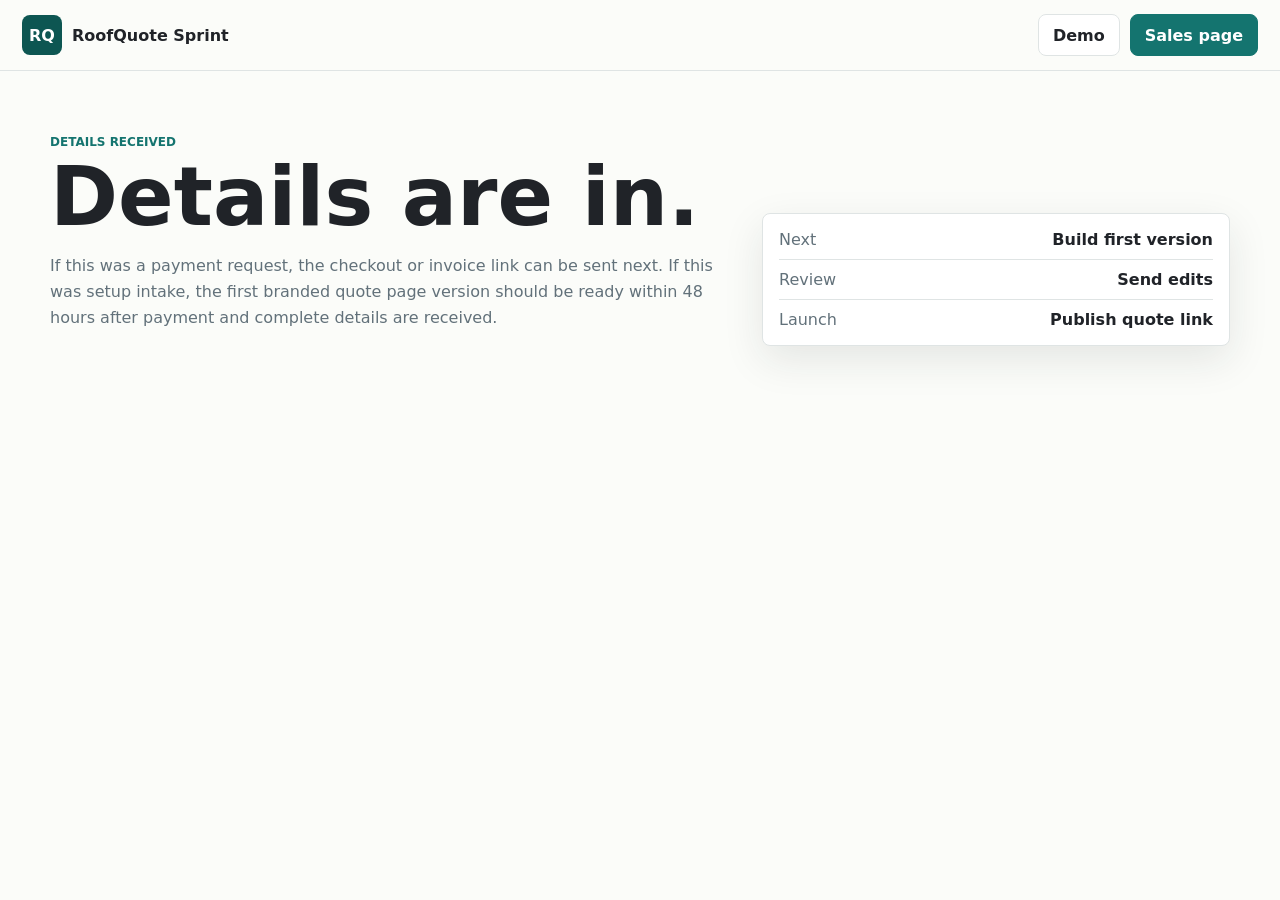
<file: thanks.html>
<!doctype html>
<html lang="en">
  <head>
    <meta charset="utf-8" />
    <meta name="viewport" content="width=device-width, initial-scale=1" />
    <title>RoofQuote Sprint Details Received</title>
    <link rel="stylesheet" href="./intake.css" />
  </head>
  <body>
    <header class="intake-topbar">
      <a class="intake-brand" href="./sales.html" aria-label="RoofQuote Sprint">
        <span>RQ</span>
        <strong>RoofQuote Sprint</strong>
      </a>
      <nav aria-label="Next links">
        <a href="./index.html#estimator">Demo</a>
        <a class="topbar-cta" href="./sales.html">Sales page</a>
      </nav>
    </header>

    <main>
      <section class="intake-hero">
        <div>
          <p class="eyebrow">Details received</p>
          <h1>Details are in.</h1>
          <p>
            If this was a payment request, the checkout or invoice link can be sent next. If this was setup intake,
            the first branded quote page version should be ready within 48 hours after payment and complete details are received.
          </p>
        </div>
        <div class="summary-panel" aria-label="Next steps">
          <div>
            <span>Next</span>
            <strong>Build first version</strong>
          </div>
          <div>
            <span>Review</span>
            <strong>Send edits</strong>
          </div>
          <div>
            <span>Launch</span>
            <strong>Publish quote link</strong>
          </div>
        </div>
      </section>
    </main>
  </body>
</html>
</file>
<file: audit.css>
:root {
  --ink: #202328;
  --muted: #64727b;
  --paper: #fbfcf9;
  --surface: #ffffff;
  --line: #dfe4e4;
  --teal: #14746f;
  --teal-dark: #0d5652;
  --leaf: #e8f5ef;
  --gold: #fff1cf;
  --shadow: 0 14px 40px rgba(31, 38, 42, 0.1);
  --radius: 8px;
}

* {
  box-sizing: border-box;
}

body {
  margin: 0;
  background: var(--paper);
  color: var(--ink);
  font-family:
    Inter, ui-sans-serif, system-ui, -apple-system, BlinkMacSystemFont, "Segoe UI",
    sans-serif;
  letter-spacing: 0;
}

a,
button {
  font: inherit;
}

a {
  color: inherit;
}

.audit-nav {
  position: sticky;
  top: 0;
  z-index: 10;
  min-height: 70px;
  display: flex;
  justify-content: space-between;
  align-items: center;
  gap: 18px;
  padding: 12px 22px;
  border-bottom: 1px solid var(--line);
  background: rgba(251, 252, 249, 0.94);
  backdrop-filter: blur(18px);
}

.audit-brand,
.audit-nav nav {
  display: inline-flex;
  align-items: center;
  gap: 10px;
}

.audit-brand {
  min-width: 0;
  text-decoration: none;
}

.audit-brand span {
  width: 42px;
  height: 42px;
  display: inline-grid;
  place-items: center;
  flex: 0 0 auto;
  border-radius: var(--radius);
  background: var(--teal);
  color: #fff;
  font-weight: 900;
}

.audit-brand strong {
  overflow-wrap: anywhere;
}

.audit-nav a,
.primary-link,
.secondary-link,
.secondary-button {
  min-height: 44px;
  display: inline-flex;
  align-items: center;
  justify-content: center;
  border: 1px solid var(--line);
  border-radius: var(--radius);
  padding: 0 15px;
  background: var(--surface);
  color: var(--ink);
  font-weight: 900;
  text-decoration: none;
}

.audit-nav .nav-cta,
.primary-link {
  border-color: var(--teal);
  background: var(--teal);
  color: #fff;
}

.secondary-button {
  cursor: pointer;
}

main {
  display: grid;
  gap: 1px;
  background: var(--line);
}

.audit-hero,
.audit-band,
.mockup-band,
.close-band {
  background: var(--paper);
}

.audit-hero {
  min-height: calc(100vh - 70px);
  display: grid;
  grid-template-columns: minmax(0, 1fr) minmax(320px, 480px);
  gap: 22px;
  align-items: center;
  padding: clamp(28px, 5vw, 72px) 22px;
}

.audit-copy {
  max-width: 760px;
}

.eyebrow {
  margin: 0 0 10px;
  color: var(--teal);
  font-size: 12px;
  font-weight: 900;
  text-transform: uppercase;
}

h1,
h2,
h3,
p {
  margin-top: 0;
}

h1 {
  margin-bottom: 16px;
  font-size: clamp(42px, 7vw, 84px);
  line-height: 0.96;
}

h2 {
  max-width: 760px;
  margin-bottom: 14px;
  font-size: clamp(30px, 4vw, 54px);
  line-height: 1.03;
}

h3 {
  margin-bottom: 8px;
  font-size: 20px;
}

.audit-copy p,
.close-band p {
  max-width: 680px;
  color: var(--muted);
  font-size: 19px;
  line-height: 1.55;
}

.hero-actions,
.close-actions {
  display: flex;
  flex-wrap: wrap;
  gap: 10px;
  margin-top: 22px;
}

.audit-snapshot {
  display: grid;
  gap: 16px;
}

.audit-snapshot img {
  width: 100%;
  aspect-ratio: 1.08;
  object-fit: cover;
  border-radius: var(--radius);
  box-shadow: var(--shadow);
}

.snapshot-list {
  display: grid;
  gap: 1px;
  overflow: hidden;
  border: 1px solid var(--line);
  border-radius: var(--radius);
  background: var(--line);
}

.snapshot-list div {
  display: grid;
  gap: 4px;
  padding: 16px;
  background: var(--surface);
}

.snapshot-list span,
.audit-grid article span,
.mockup-flow span,
.audit-grid p,
.mockup-flow p {
  color: var(--muted);
}

.snapshot-list strong {
  overflow-wrap: anywhere;
  font-size: 18px;
}

.audit-band,
.mockup-band,
.close-band {
  padding: clamp(28px, 5vw, 64px) 22px;
}

.audit-grid,
.mockup-flow {
  width: min(1180px, 100%);
  display: grid;
  grid-template-columns: repeat(3, minmax(0, 1fr));
  gap: 14px;
}

.audit-grid article,
.mockup-flow div {
  min-height: 210px;
  display: grid;
  align-content: start;
  gap: 10px;
  padding: 22px;
  border: 1px solid var(--line);
  border-radius: var(--radius);
  background: var(--surface);
  box-shadow: var(--shadow);
}

.audit-grid article span,
.mockup-flow span {
  width: 42px;
  height: 42px;
  display: inline-grid;
  place-items: center;
  border-radius: var(--radius);
  background: var(--leaf);
  color: var(--teal-dark);
  font-weight: 900;
}

.audit-grid p,
.mockup-flow p {
  margin: 0;
  line-height: 1.5;
}

.mockup-band {
  background: var(--surface);
}

.mockup-flow div {
  box-shadow: none;
  background: var(--paper);
}

.close-band {
  display: grid;
  grid-template-columns: minmax(0, 1fr) auto;
  gap: 20px;
  align-items: center;
}

.close-actions {
  justify-content: flex-end;
  margin-top: 0;
}

.toast {
  position: fixed;
  left: 50%;
  bottom: 22px;
  z-index: 20;
  transform: translate(-50%, 20px);
  opacity: 0;
  pointer-events: none;
  border-radius: var(--radius);
  padding: 12px 14px;
  background: var(--ink);
  color: #fff;
  font-weight: 900;
  transition: opacity 0.2s ease, transform 0.2s ease;
}

.toast.is-visible {
  opacity: 1;
  transform: translate(-50%, 0);
}

@media (max-width: 860px) {
  .audit-nav {
    align-items: flex-start;
    flex-direction: column;
  }

  .audit-nav nav {
    width: 100%;
    flex-wrap: wrap;
  }

  .audit-nav nav a {
    flex: 1 1 150px;
  }

  .audit-hero,
  .close-band {
    grid-template-columns: 1fr;
  }

  .audit-grid,
  .mockup-flow {
    grid-template-columns: 1fr;
  }

  .close-actions {
    justify-content: flex-start;
  }
}

@media (max-width: 520px) {
  .audit-hero,
  .audit-band,
  .mockup-band,
  .close-band {
    padding-left: 16px;
    padding-right: 16px;
  }

  h1 {
    font-size: 42px;
  }

  .hero-actions a,
  .close-actions a,
  .close-actions button {
    width: 100%;
  }
}
</file>
<file: intake.css>
:root {
  --ink: #202328;
  --muted: #62717a;
  --paper: #fbfcf9;
  --surface: #ffffff;
  --line: #dfe4e4;
  --teal: #14746f;
  --teal-dark: #0d5652;
  --leaf: #e8f5ef;
  --gold: #fff1cf;
  --shadow: 0 14px 40px rgba(31, 38, 42, 0.1);
  --radius: 8px;
}

* {
  box-sizing: border-box;
}

body {
  margin: 0;
  background: var(--paper);
  color: var(--ink);
  font-family:
    Inter, ui-sans-serif, system-ui, -apple-system, BlinkMacSystemFont, "Segoe UI",
    sans-serif;
  letter-spacing: 0;
}

a {
  color: inherit;
}

.intake-topbar {
  position: sticky;
  top: 0;
  z-index: 10;
  display: flex;
  align-items: center;
  justify-content: space-between;
  gap: 16px;
  padding: 14px 22px;
  background: rgba(251, 252, 249, 0.92);
  border-bottom: 1px solid var(--line);
  backdrop-filter: blur(16px);
}

.intake-brand,
.intake-topbar nav {
  display: flex;
  align-items: center;
  gap: 10px;
}

.intake-brand {
  min-width: 0;
  text-decoration: none;
}

.intake-brand span {
  display: inline-grid;
  place-items: center;
  width: 40px;
  height: 40px;
  border-radius: var(--radius);
  background: var(--teal-dark);
  color: #fff;
  font-weight: 900;
}

.intake-brand strong {
  overflow: hidden;
  text-overflow: ellipsis;
  white-space: nowrap;
}

.intake-topbar nav a,
.primary-button,
.secondary-button {
  min-height: 42px;
  display: inline-flex;
  align-items: center;
  justify-content: center;
  padding: 0 14px;
  border-radius: var(--radius);
  border: 1px solid var(--line);
  background: #fff;
  color: var(--ink);
  font: inherit;
  font-weight: 850;
  text-decoration: none;
  cursor: pointer;
}

.intake-topbar .topbar-cta,
.primary-button {
  background: var(--teal);
  border-color: var(--teal);
  color: #fff;
}

.intake-hero,
.intake-steps,
.intake-layout {
  width: min(1180px, calc(100vw - 44px));
  margin: 0 auto;
}

.intake-hero {
  display: grid;
  grid-template-columns: minmax(280px, 0.95fr) minmax(300px, 0.65fr);
  gap: 28px;
  align-items: end;
  padding: 64px 0 24px;
}

.eyebrow {
  margin: 0 0 8px;
  color: var(--teal);
  font-size: 12px;
  font-weight: 900;
  text-transform: uppercase;
}

h1,
h2,
p {
  margin-top: 0;
}

h1 {
  max-width: 840px;
  margin-bottom: 16px;
  font-size: clamp(42px, 7vw, 82px);
  line-height: 0.98;
}

h2 {
  margin-bottom: 12px;
  font-size: clamp(28px, 4vw, 44px);
  line-height: 1.03;
}

.intake-hero p:not(.eyebrow),
.close-panel p,
.script-card p {
  color: var(--muted);
  line-height: 1.6;
}

.summary-panel {
  display: grid;
  gap: 10px;
  padding: 16px;
  border: 1px solid var(--line);
  border-radius: var(--radius);
  background: var(--surface);
  box-shadow: var(--shadow);
}

.summary-panel div {
  display: flex;
  justify-content: space-between;
  gap: 12px;
  padding-bottom: 10px;
  border-bottom: 1px solid var(--line);
}

.summary-panel div:last-child {
  padding-bottom: 0;
  border-bottom: 0;
}

.summary-panel span {
  color: var(--muted);
}

.intake-steps {
  display: grid;
  grid-template-columns: repeat(3, minmax(0, 1fr));
  gap: 12px;
  padding: 18px 0 34px;
}

.intake-steps article {
  min-height: 154px;
  padding: 16px;
  border: 1px solid var(--line);
  border-radius: var(--radius);
  background: #fff;
}

.intake-steps span {
  display: inline-grid;
  place-items: center;
  width: 34px;
  height: 34px;
  margin-bottom: 12px;
  border-radius: var(--radius);
  background: var(--leaf);
  color: var(--teal-dark);
  font-weight: 900;
}

.intake-layout {
  display: grid;
  grid-template-columns: minmax(0, 1fr) minmax(300px, 0.42fr);
  gap: 18px;
  align-items: start;
  padding-bottom: 64px;
}

.intake-layout > *,
.intake-form > *,
.form-grid > *,
label,
input,
select,
textarea {
  min-width: 0;
}

.intake-form,
.close-panel {
  padding: 20px;
  border: 1px solid var(--line);
  border-radius: var(--radius);
  background: var(--surface);
  box-shadow: var(--shadow);
}

.form-heading {
  margin-bottom: 18px;
}

.form-grid {
  display: grid;
  grid-template-columns: repeat(2, minmax(0, 1fr));
  gap: 12px;
}

.form-grid.compact {
  grid-template-columns: minmax(160px, 0.36fr) minmax(260px, 0.64fr);
}

label {
  display: grid;
  gap: 7px;
  margin-bottom: 12px;
  font-weight: 750;
}

label span {
  color: #40515a;
  font-size: 13px;
}

input,
select,
textarea {
  width: 100%;
  min-height: 44px;
  padding: 11px 12px;
  border: 1px solid #cfd8d5;
  border-radius: var(--radius);
  background: #fff;
  color: var(--ink);
  font: inherit;
}

textarea {
  resize: vertical;
}

input:focus,
select:focus,
textarea:focus {
  outline: 3px solid rgba(20, 116, 111, 0.14);
  border-color: var(--teal);
}

.form-actions {
  display: flex;
  flex-wrap: wrap;
  gap: 10px;
  margin-top: 18px;
}

.form-actions > * {
  flex: 1 1 190px;
}

.script-card {
  margin: 18px 0 12px;
  padding: 14px;
  border: 1px solid #ead298;
  border-radius: var(--radius);
  background: var(--gold);
}

.close-panel,
.script-card,
.script-card * {
  overflow-wrap: anywhere;
}

.full-width {
  width: 100%;
}

.toast {
  position: fixed;
  right: 18px;
  bottom: 18px;
  max-width: min(340px, calc(100vw - 36px));
  padding: 12px 14px;
  border-radius: var(--radius);
  background: var(--ink);
  color: #fff;
  opacity: 0;
  transform: translateY(12px);
  pointer-events: none;
  transition:
    opacity 160ms ease,
    transform 160ms ease;
}

.toast.is-visible {
  opacity: 1;
  transform: translateY(0);
}

@media (max-width: 840px) {
  .intake-topbar {
    align-items: flex-start;
    flex-direction: column;
  }

  .intake-topbar nav {
    width: 100%;
  }

  .intake-topbar nav a {
    flex: 1 1 0;
  }

  .intake-hero,
  .intake-steps,
  .intake-layout,
  .form-grid,
  .form-grid.compact {
    grid-template-columns: 1fr;
  }

  .intake-hero,
  .intake-steps,
  .intake-layout {
    width: min(100%, calc(100vw - 28px));
  }

  .intake-hero {
    padding-top: 42px;
  }
}
</file>
<file: sales.css>
:root {
  --ink: #202328;
  --muted: #62717a;
  --paper: #fbfcf9;
  --surface: #ffffff;
  --line: #dfe4e4;
  --teal: #14746f;
  --teal-dark: #0d5652;
  --leaf: #e8f5ef;
  --gold: #fff1cf;
  --shadow: 0 14px 40px rgba(31, 38, 42, 0.1);
  --radius: 8px;
}

* {
  box-sizing: border-box;
}

body {
  margin: 0;
  background: var(--paper);
  color: var(--ink);
  font-family:
    Inter, ui-sans-serif, system-ui, -apple-system, BlinkMacSystemFont, "Segoe UI",
    sans-serif;
  letter-spacing: 0;
}

a {
  color: inherit;
}

.sales-nav {
  position: fixed;
  inset: 0 0 auto;
  z-index: 10;
  display: flex;
  justify-content: space-between;
  align-items: center;
  gap: 18px;
  padding: 16px 22px;
  color: #fff;
}

.sales-brand,
.sales-nav nav {
  display: inline-flex;
  align-items: center;
  gap: 10px;
}

.sales-brand {
  text-decoration: none;
  min-width: 0;
}

.sales-brand span {
  display: inline-grid;
  place-items: center;
  width: 42px;
  height: 42px;
  border-radius: var(--radius);
  background: rgba(255, 255, 255, 0.95);
  color: var(--teal-dark);
  font-weight: 900;
}

.sales-brand strong {
  text-shadow: 0 1px 18px rgba(0, 0, 0, 0.38);
}

.sales-nav nav a {
  min-height: 40px;
  padding: 0 14px;
  border-radius: var(--radius);
  text-decoration: none;
  display: inline-flex;
  align-items: center;
  font-weight: 800;
  background: rgba(255, 255, 255, 0.13);
  border: 1px solid rgba(255, 255, 255, 0.25);
  backdrop-filter: blur(14px);
}

.sales-nav .nav-cta {
  background: #fff;
  color: var(--teal-dark);
}

.sales-hero {
  position: relative;
  min-height: 86vh;
  display: grid;
  align-items: end;
  overflow: hidden;
  isolation: isolate;
}

.sales-hero img {
  position: absolute;
  inset: 0;
  z-index: -2;
  width: 100%;
  height: 100%;
  object-fit: cover;
}

.hero-overlay {
  position: absolute;
  inset: 0;
  z-index: -1;
  background:
    linear-gradient(90deg, rgba(18, 26, 29, 0.76), rgba(18, 26, 29, 0.36) 48%, rgba(18, 26, 29, 0.08)),
    linear-gradient(0deg, rgba(18, 26, 29, 0.5), rgba(18, 26, 29, 0.06) 34%);
}

.hero-content {
  width: min(760px, calc(100vw - 44px));
  margin: 0 0 9vh 22px;
  color: #fff;
}

.eyebrow {
  margin: 0 0 8px;
  color: #9be2c5;
  font-size: 12px;
  font-weight: 900;
  text-transform: uppercase;
}

h1,
h2,
h3,
p {
  margin-top: 0;
}

h1 {
  margin-bottom: 14px;
  font-size: clamp(46px, 8vw, 92px);
  line-height: 0.95;
  max-width: 740px;
}

h2 {
  margin-bottom: 14px;
  font-size: clamp(30px, 4vw, 54px);
  line-height: 1.02;
}

h3 {
  margin-bottom: 8px;
  font-size: 18px;
}

.hero-copy {
  max-width: 660px;
  margin-bottom: 24px;
  font-size: 20px;
  line-height: 1.45;
}

.context-line {
  max-width: 660px;
  margin-bottom: 10px;
  color: rgba(255, 255, 255, 0.84);
  font-weight: 800;
}

.hero-actions,
.checkout-box {
  display: flex;
  flex-wrap: wrap;
  gap: 10px;
}

.primary-link,
.secondary-link {
  min-height: 46px;
  display: inline-flex;
  align-items: center;
  justify-content: center;
  padding: 0 18px;
  border-radius: var(--radius);
  font-weight: 900;
  text-decoration: none;
}

.primary-link {
  background: var(--teal);
  color: #fff;
}

.secondary-link {
  background: rgba(255, 255, 255, 0.93);
  color: var(--ink);
}

.offer-strip {
  display: grid;
  grid-template-columns: repeat(4, minmax(0, 1fr));
  gap: 1px;
  background: var(--line);
  border-bottom: 1px solid var(--line);
}

.offer-strip div {
  display: grid;
  gap: 4px;
  min-height: 104px;
  padding: 20px 22px;
  background: var(--surface);
}

.offer-strip span,
.sales-section p,
.deliverables p,
.comparison-table span,
.checkout-box label span {
  color: var(--muted);
}

.offer-strip strong {
  font-size: 25px;
}

.fit-section {
  display: grid;
  grid-template-columns: minmax(280px, 0.8fr) minmax(360px, 1.2fr);
  gap: 28px;
  align-items: start;
  padding-bottom: 24px;
}

.fit-section h2 {
  max-width: 760px;
}

.fit-actions {
  display: flex;
  flex-wrap: wrap;
  gap: 10px;
  margin-top: 18px;
}

.fit-actions a {
  min-height: 38px;
  display: inline-flex;
  align-items: center;
  padding: 0 12px;
  border: 1px solid var(--line);
  border-radius: var(--radius);
  background: var(--surface);
  color: var(--teal-dark);
  font-weight: 850;
  text-decoration: none;
}

.fit-actions a.is-hidden {
  display: none;
}

.fit-grid {
  display: grid;
  grid-template-columns: repeat(3, minmax(0, 1fr));
  gap: 12px;
}

.fit-grid article {
  min-width: 0;
  min-height: 132px;
  padding: 16px;
  border: 1px solid var(--line);
  border-radius: var(--radius);
  background: var(--surface);
  box-shadow: var(--shadow);
}

.fit-grid span {
  display: block;
  margin-bottom: 10px;
  color: var(--muted);
  font-size: 12px;
  font-weight: 900;
  text-transform: uppercase;
}

.fit-grid strong {
  display: block;
  color: var(--ink);
  font-size: 20px;
  line-height: 1.18;
  overflow-wrap: anywhere;
}

.sales-section {
  width: min(1180px, calc(100vw - 44px));
  margin: 0 auto;
  padding: 74px 0;
}

.two-column,
.proof-section,
.setup-section,
.close-section {
  display: grid;
  grid-template-columns: minmax(280px, 0.78fr) minmax(360px, 1.22fr);
  gap: 42px;
  align-items: start;
}

.sales-section p {
  font-size: 17px;
  line-height: 1.6;
}

.wedge-section {
  display: grid;
  grid-template-columns: minmax(280px, 0.74fr) minmax(380px, 1.26fr);
  gap: 36px;
  align-items: start;
  border-bottom: 1px solid var(--line);
}

.wedge-section h2 {
  max-width: 780px;
}

.wedge-grid {
  display: grid;
  grid-template-columns: repeat(3, minmax(0, 1fr));
  gap: 12px;
}

.wedge-grid article {
  min-width: 0;
  min-height: 158px;
  padding: 18px;
  border: 1px solid var(--line);
  border-radius: var(--radius);
  background: var(--surface);
  box-shadow: var(--shadow);
}

.wedge-grid span {
  display: inline-flex;
  align-items: center;
  min-height: 28px;
  margin-bottom: 14px;
  padding: 0 10px;
  border-radius: var(--radius);
  background: var(--leaf);
  color: var(--teal-dark);
  font-size: 12px;
  font-weight: 900;
  text-transform: uppercase;
}

.wedge-grid strong {
  display: block;
  font-size: 19px;
  line-height: 1.24;
  overflow-wrap: anywhere;
}

.video-section {
  display: grid;
  grid-template-columns: minmax(280px, 0.72fr) minmax(420px, 1.28fr);
  gap: 28px;
  align-items: center;
}

.video-section video {
  display: block;
  width: 100%;
  border: 1px solid var(--line);
  border-radius: var(--radius);
  background: #202328;
  box-shadow: var(--shadow);
}

.deliverables {
  display: grid;
  grid-template-columns: repeat(2, minmax(0, 1fr));
  gap: 12px;
}

.deliverables article {
  min-height: 180px;
  padding: 18px;
  border: 1px solid var(--line);
  border-radius: var(--radius);
  background: var(--surface);
  box-shadow: var(--shadow);
}

.deliverables span {
  display: inline-grid;
  place-items: center;
  width: 34px;
  height: 34px;
  margin-bottom: 14px;
  border-radius: var(--radius);
  background: var(--leaf);
  color: var(--teal-dark);
  font-weight: 900;
}

.demo-band {
  width: 100%;
  padding: 66px 22px;
  background: var(--teal-dark);
  color: #fff;
}

.demo-band > * {
  width: min(1180px, calc(100vw - 44px));
  margin-left: auto;
  margin-right: auto;
}

.demo-band h2 {
  max-width: 760px;
}

.demo-band ol {
  display: grid;
  grid-template-columns: repeat(3, minmax(0, 1fr));
  gap: 12px;
  padding: 0;
  margin: 24px auto;
  list-style: none;
  counter-reset: demo-step;
}

.demo-band li {
  min-height: 116px;
  padding: 18px;
  border: 1px solid rgba(255, 255, 255, 0.18);
  border-radius: var(--radius);
  background: rgba(255, 255, 255, 0.08);
  line-height: 1.45;
  counter-increment: demo-step;
}

.demo-band li::before {
  content: counter(demo-step);
  display: inline-grid;
  place-items: center;
  width: 30px;
  height: 30px;
  margin-bottom: 12px;
  border-radius: var(--radius);
  background: #fff;
  color: var(--teal-dark);
  font-weight: 900;
}

.comparison-table {
  display: grid;
  border: 1px solid var(--line);
  border-radius: var(--radius);
  overflow: hidden;
  background: var(--surface);
  box-shadow: var(--shadow);
}

.comparison-table div {
  display: grid;
  grid-template-columns: minmax(170px, 0.35fr) minmax(240px, 1fr);
  gap: 18px;
  padding: 18px;
  border-bottom: 1px solid var(--line);
}

.comparison-table div:last-child {
  border-bottom: 0;
}

.setup-section {
  border-top: 1px solid var(--line);
}

.setup-steps {
  display: grid;
  gap: 12px;
}

.setup-steps article {
  min-width: 0;
  display: grid;
  grid-template-columns: auto minmax(0, 1fr);
  gap: 6px 12px;
  padding: 16px;
  border: 1px solid var(--line);
  border-radius: var(--radius);
  background: var(--surface);
  box-shadow: var(--shadow);
}

.setup-steps span {
  grid-row: span 2;
  display: inline-grid;
  place-items: center;
  width: 34px;
  height: 34px;
  border-radius: var(--radius);
  background: var(--leaf);
  color: var(--teal-dark);
  font-weight: 900;
}

.setup-steps strong,
.setup-steps p {
  min-width: 0;
  overflow-wrap: anywhere;
}

.setup-steps p {
  margin-bottom: 0;
  color: var(--muted);
}

.close-section {
  border-top: 1px solid var(--line);
}

.payment-request-section {
  display: grid;
  grid-template-columns: minmax(280px, 0.78fr) minmax(360px, 1.22fr);
  gap: 42px;
  align-items: start;
  border-top: 1px solid var(--line);
}

.checkout-box {
  align-items: end;
  padding: 20px;
  border-radius: var(--radius);
  background: var(--gold);
  border: 1px solid #ead298;
}

.checkout-box .primary-link,
.checkout-box .secondary-link {
  flex: 1 1 180px;
}

.payment-request-form {
  display: grid;
  gap: 14px;
  padding: 20px;
  border: 1px solid var(--line);
  border-radius: var(--radius);
  background: var(--surface);
  box-shadow: var(--shadow);
}

.payment-request-form .form-grid {
  display: grid;
  grid-template-columns: repeat(2, minmax(0, 1fr));
  gap: 12px;
}

.payment-request-form label {
  display: grid;
  gap: 7px;
  min-width: 0;
}

.payment-request-form label span {
  color: var(--muted);
  font-size: 12px;
  font-weight: 900;
  text-transform: uppercase;
}

.payment-request-form input,
.payment-request-form select,
.payment-request-form textarea {
  width: 100%;
  padding: 0 12px;
  border: 1px solid var(--line);
  border-radius: var(--radius);
  background: #fff;
  color: var(--ink);
  font: inherit;
}

.payment-request-form input,
.payment-request-form select {
  min-height: 44px;
}

.payment-request-form textarea {
  min-height: 112px;
  padding-top: 11px;
  resize: vertical;
}

.payment-request-form input:focus,
.payment-request-form select:focus,
.payment-request-form textarea:focus {
  outline: 3px solid rgba(20, 116, 111, 0.18);
  border-color: var(--teal);
}

.payment-request-form .form-submit {
  width: 100%;
  border: 0;
  cursor: pointer;
  font: inherit;
}

.manual-request-actions {
  display: grid;
  grid-template-columns: repeat(3, minmax(0, 1fr));
  gap: 10px;
}

.manual-request-actions .secondary-link {
  width: 100%;
  min-height: 42px;
  border: 1px solid var(--line);
  background: #fff;
  color: var(--teal-dark);
  cursor: pointer;
  font: inherit;
}

.manual-request-actions .is-hidden {
  display: none;
}

.request-hint {
  margin: -2px 0 0;
  color: var(--muted);
  font-size: 13px;
  line-height: 1.4;
}

.request-status {
  min-height: 20px;
  margin: -4px 0 0;
  color: var(--teal-dark);
  font-size: 14px;
  font-weight: 850;
}

@media (max-width: 860px) {
  .sales-nav {
    position: absolute;
    display: grid;
    gap: 12px;
  }

  .sales-nav nav {
    width: 100%;
  }

  .sales-nav nav a {
    flex: 1 1 0;
    justify-content: center;
  }

  .hero-content {
    margin: 0 auto 46px;
  }

  .hero-copy {
    font-size: 18px;
  }

  .offer-strip,
  .wedge-section,
  .fit-section,
  .video-section,
  .two-column,
  .proof-section,
  .setup-section,
  .close-section,
  .payment-request-section,
  .deliverables,
  .demo-band ol {
    grid-template-columns: 1fr;
  }

  .sales-section {
    width: min(100%, calc(100vw - 28px));
    padding: 48px 0;
  }

  .wedge-grid {
    grid-template-columns: 1fr;
  }

  .comparison-table div {
    grid-template-columns: 1fr;
    gap: 8px;
  }

  .fit-grid {
    grid-template-columns: 1fr;
  }

  .payment-request-form .form-grid {
    grid-template-columns: 1fr;
  }

  .manual-request-actions {
    grid-template-columns: 1fr;
  }
}
</file>
